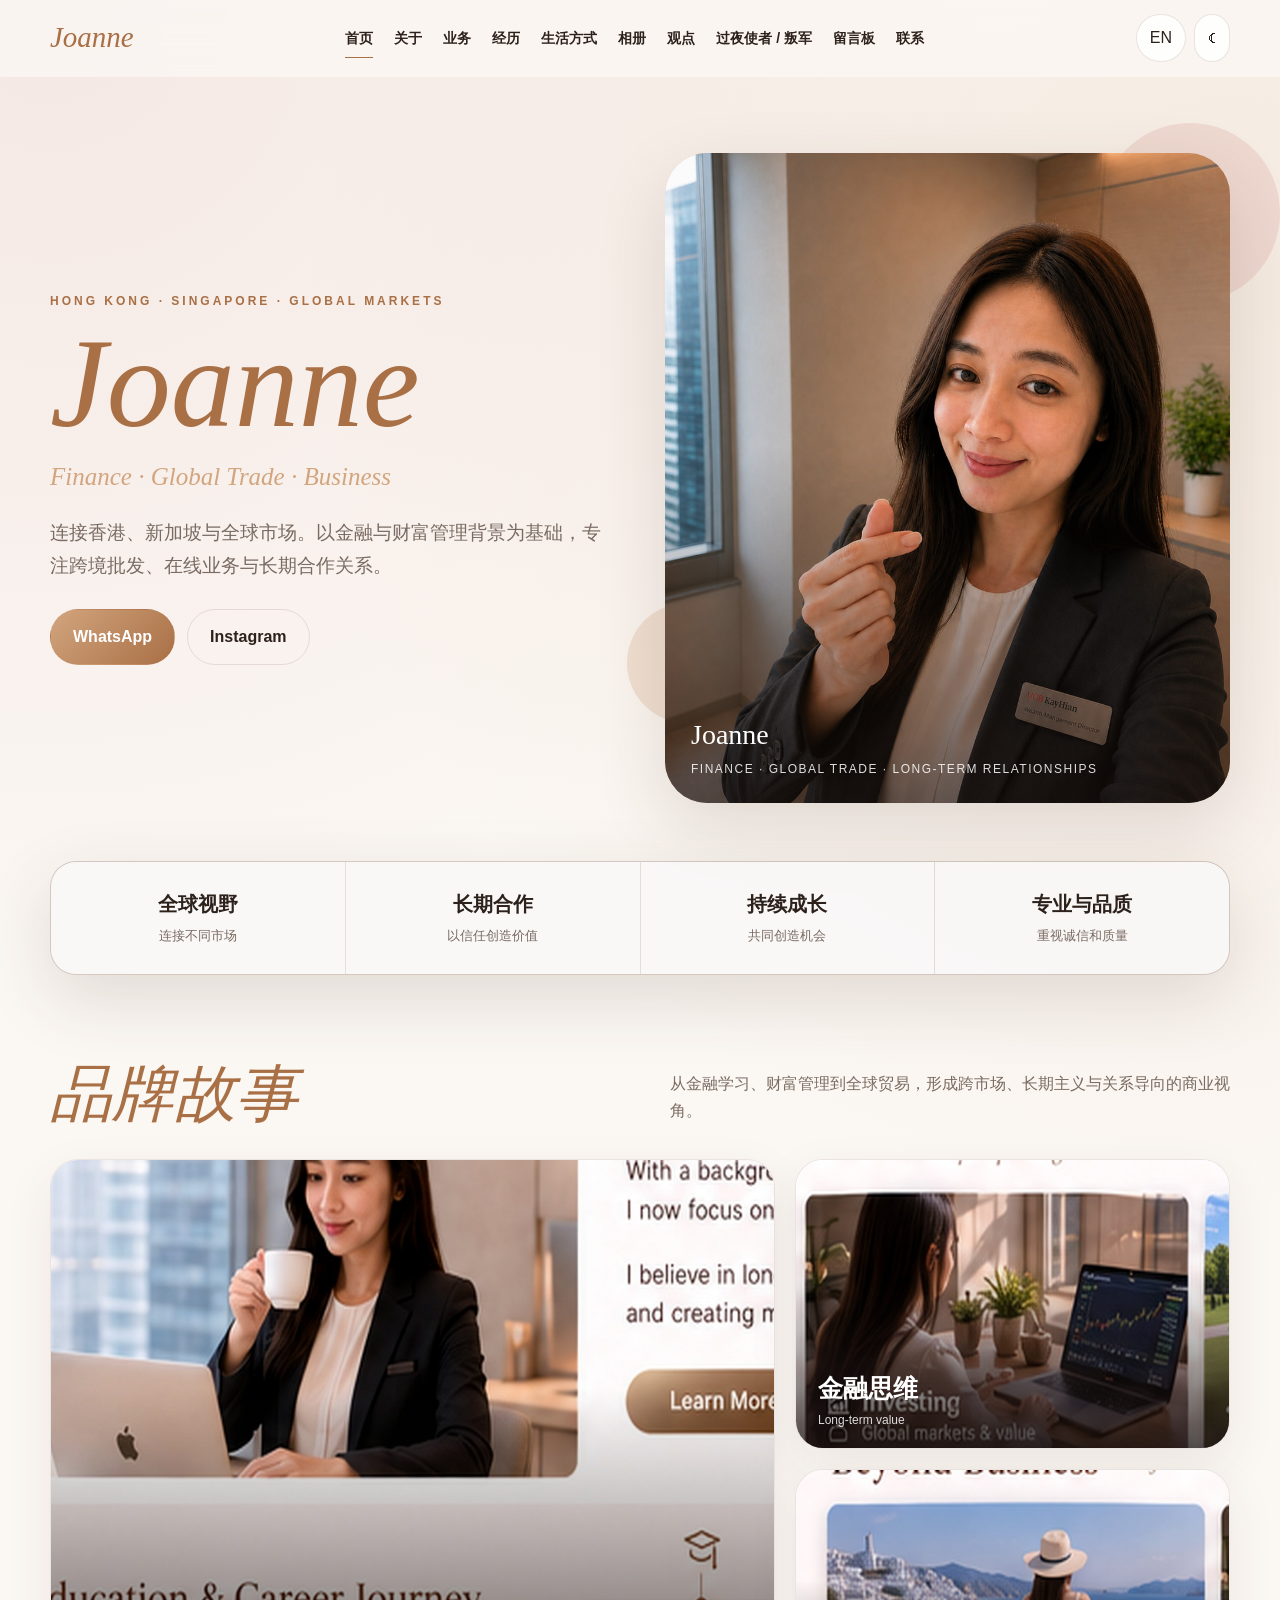
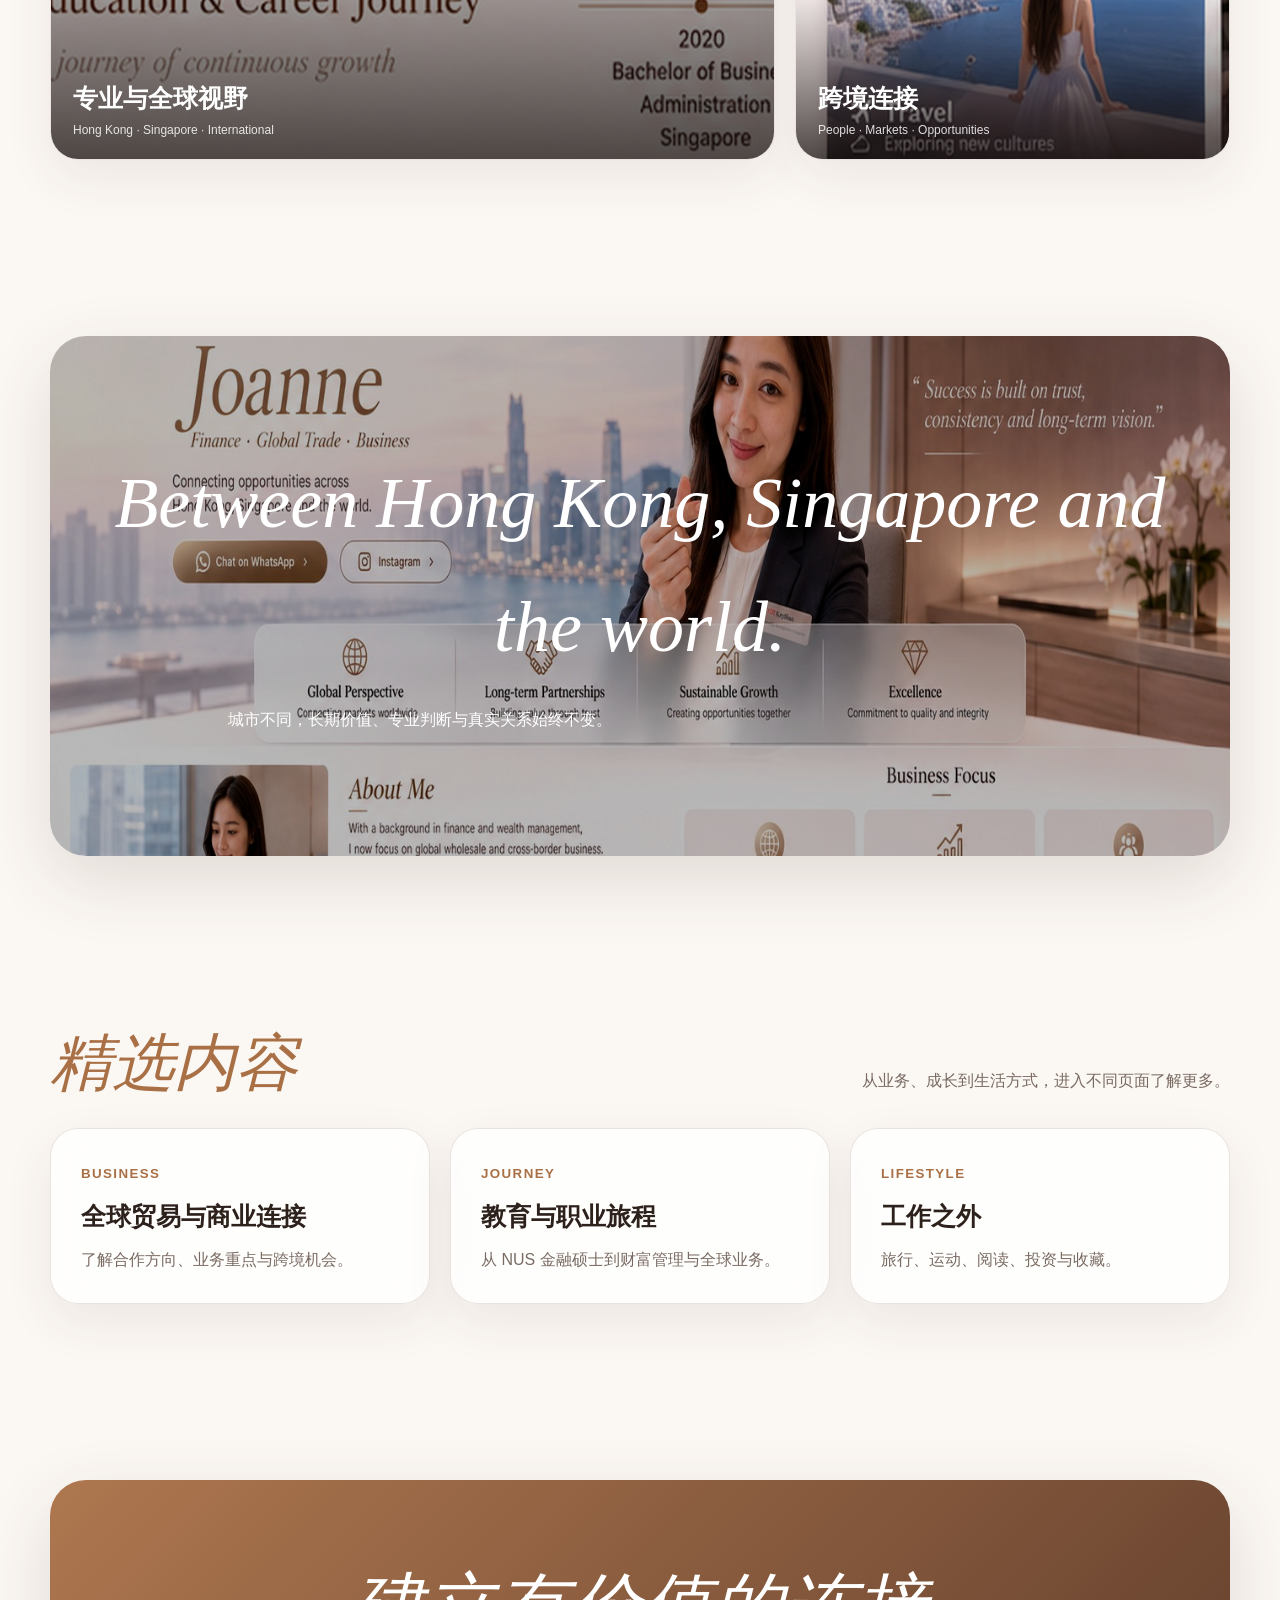
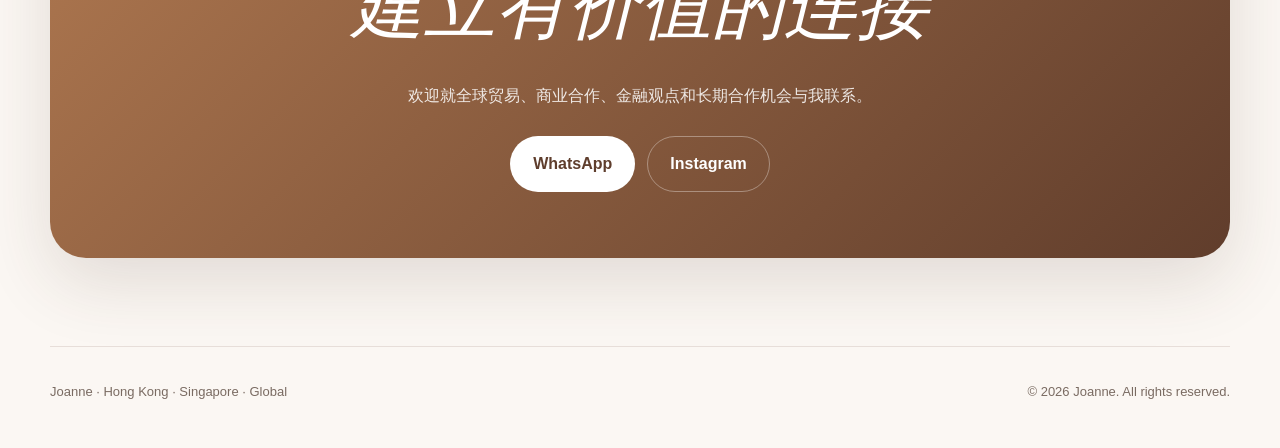
<file: index.html>
<!doctype html><html lang="zh-CN" data-theme="light"><head><meta charset="utf-8"><meta name="viewport" content="width=device-width,initial-scale=1">
<meta name="description" content="Joanne personal brand website"><title>Joanne | Home</title>
<link rel="stylesheet" href="assets/css/style.css"></head><body>
<div class="loader"><div class="mark">Joanne</div></div>
<header class="site-header"><div class="shell header-inner">
<a class="logo" href="">Joanne</a><nav class="nav"><a class="active" href=""><span class="zh">首页</span><span class="en">Home</span></a><a class="" href="about/"><span class="zh">关于</span><span class="en">About</span></a><a class="" href="business/"><span class="zh">业务</span><span class="en">Business</span></a><a class="" href="journey/"><span class="zh">经历</span><span class="en">Journey</span></a><a class="" href="lifestyle/"><span class="zh">生活方式</span><span class="en">Lifestyle</span></a><a class="" href="gallery/"><span class="zh">相册</span><span class="en">Gallery</span></a><a class="" href="journal/"><span class="zh">观点</span><span class="en">Journal</span></a><a href="overnight/"><span class="zh">过夜使者 / 叛军</span><span class="en">Overnight Rebels</span></a><a href="guestbook/"><span class="zh">留言板</span><span class="en">Guestbook</span></a><a class="" href="contact/"><span class="zh">联系</span><span class="en">Contact</span></a></nav>
<div class="tools"><button class="tool" data-lang-toggle>EN</button><button class="tool" data-theme-toggle>☾</button></div>
</div></header>
<main><div class="shell">
<section class="hero reveal">
<div><div class="eyebrow">Hong Kong · Singapore · Global Markets</div><h1>Joanne</h1><div class="kicker">Finance · Global Trade · Business</div>
<p class="lead zh">连接香港、新加坡与全球市场。以金融与财富管理背景为基础，专注跨境批发、在线业务与长期合作关系。</p>
<p class="lead en">Connecting Hong Kong, Singapore and global markets. Building on a background in finance and wealth management, with a focus on cross-border wholesale, online business and long-term partnerships.</p>
<div class="actions"><a class="btn primary" href="https://wa.me/6586436037?text=Hello%20Joanne%2C%20I%20found%20your%20personal%20website%20and%20would%20like%20to%20connect%20with%20you." target="_blank">WhatsApp</a><a class="btn" href="https://www.instagram.com/xovilkikum/" target="_blank">Instagram</a></div></div>
<div class="hero-media"><div class="orb a"></div><div class="orb b"></div><div class="hero-photo"><img src="assets/images/profile-original.jpg"><div class="caption"><b>Joanne</b><span>Finance · Global Trade · Long-term Relationships</span></div></div></div>
</section>
<div class="stats reveal"><div class="stat"><b class="zh">全球视野</b><b class="en">Global Perspective</b><span class="zh">连接不同市场</span><span class="en">Connecting markets</span></div><div class="stat"><b class="zh">长期合作</b><b class="en">Long-term Partnerships</b><span class="zh">以信任创造价值</span><span class="en">Value built on trust</span></div><div class="stat"><b class="zh">持续成长</b><b class="en">Sustainable Growth</b><span class="zh">共同创造机会</span><span class="en">Creating opportunities</span></div><div class="stat"><b class="zh">专业与品质</b><b class="en">Excellence</b><span class="zh">重视诚信和质量</span><span class="en">Quality and integrity</span></div></div>

<section class="reveal"><div class="section-head"><h2 class="zh">品牌故事</h2><h2 class="en">Brand Story</h2><p class="zh">从金融学习、财富管理到全球贸易，形成跨市场、长期主义与关系导向的商业视角。</p><p class="en">From financial education and wealth management to global trade, shaping a cross-market, long-term and relationship-driven business perspective.</p></div>
<div class="editorial"><div class="panel editorial-main"><img src="assets/images/business-1.jpg"><div class="tile-label"><b class="zh">专业与全球视野</b><b class="en">Professional & Global</b><span>Hong Kong · Singapore · International</span></div></div><div class="editorial-side"><div class="panel tile"><img src="assets/images/investing-1.jpg"><div class="tile-label"><b class="zh">金融思维</b><b class="en">Financial Thinking</b><span>Long-term value</span></div></div><div class="panel tile"><img src="assets/images/travel-1.jpg"><div class="tile-label"><b class="zh">跨境连接</b><b class="en">Cross-border Connections</b><span>People · Markets · Opportunities</span></div></div></div></div></section>

<section class="reveal"><div class="full-bleed"><img src="assets/images/hero-city.jpg"><div class="full-copy"><div><h2>Between Hong Kong, Singapore and the world.</h2><p class="zh">城市不同，长期价值、专业判断与真实关系始终不变。</p><p class="en">Across different cities, long-term value, professional judgment and meaningful relationships remain constant.</p></div></div></div></section>

<section class="reveal"><div class="section-head"><h2 class="zh">精选内容</h2><h2 class="en">Selected Stories</h2><p class="zh">从业务、成长到生活方式，进入不同页面了解更多。</p><p class="en">Explore business, growth and lifestyle across the website.</p></div>
<div class="grid3"><a class="panel card" href="business/"><small>Business</small><h3 class="zh">全球贸易与商业连接</h3><h3 class="en">Global Trade & Business Connections</h3><p class="zh">了解合作方向、业务重点与跨境机会。</p><p class="en">Explore collaboration, business focus and cross-border opportunities.</p></a>
<a class="panel card" href="journey/"><small>Journey</small><h3 class="zh">教育与职业旅程</h3><h3 class="en">Education & Career Journey</h3><p class="zh">从 NUS 金融硕士到财富管理与全球业务。</p><p class="en">From a Master of Finance at NUS to wealth management and global business.</p></a>
<a class="panel card" href="lifestyle/"><small>Lifestyle</small><h3 class="zh">工作之外</h3><h3 class="en">Beyond Business</h3><p class="zh">旅行、运动、阅读、投资与收藏。</p><p class="en">Travel, sports, reading, investing and collecting.</p></a></div></section>

<section class="reveal"><div class="contact"><h2 class="zh">建立有价值的连接</h2><h2 class="en">Let’s Connect</h2><p class="zh">欢迎就全球贸易、商业合作、金融观点和长期合作机会与我联系。</p><p class="en">Open to conversations about global trade, collaboration, financial perspectives and long-term partnerships.</p><div class="actions" style="justify-content:center"><a class="btn primary" href="https://wa.me/6586436037?text=Hello%20Joanne%2C%20I%20found%20your%20personal%20website%20and%20would%20like%20to%20connect%20with%20you." target="_blank">WhatsApp</a><a class="btn" href="https://www.instagram.com/xovilkikum/" target="_blank">Instagram</a></div></div></section>
</div></main>
<footer class="shell"><div>Joanne · Hong Kong · Singapore · Global</div><div>© 2026 Joanne. All rights reserved.</div></footer>
<div class="modal"><button>×</button><img alt="Preview"></div>
<script src="assets/js/site.js"></script></body></html>
</file>
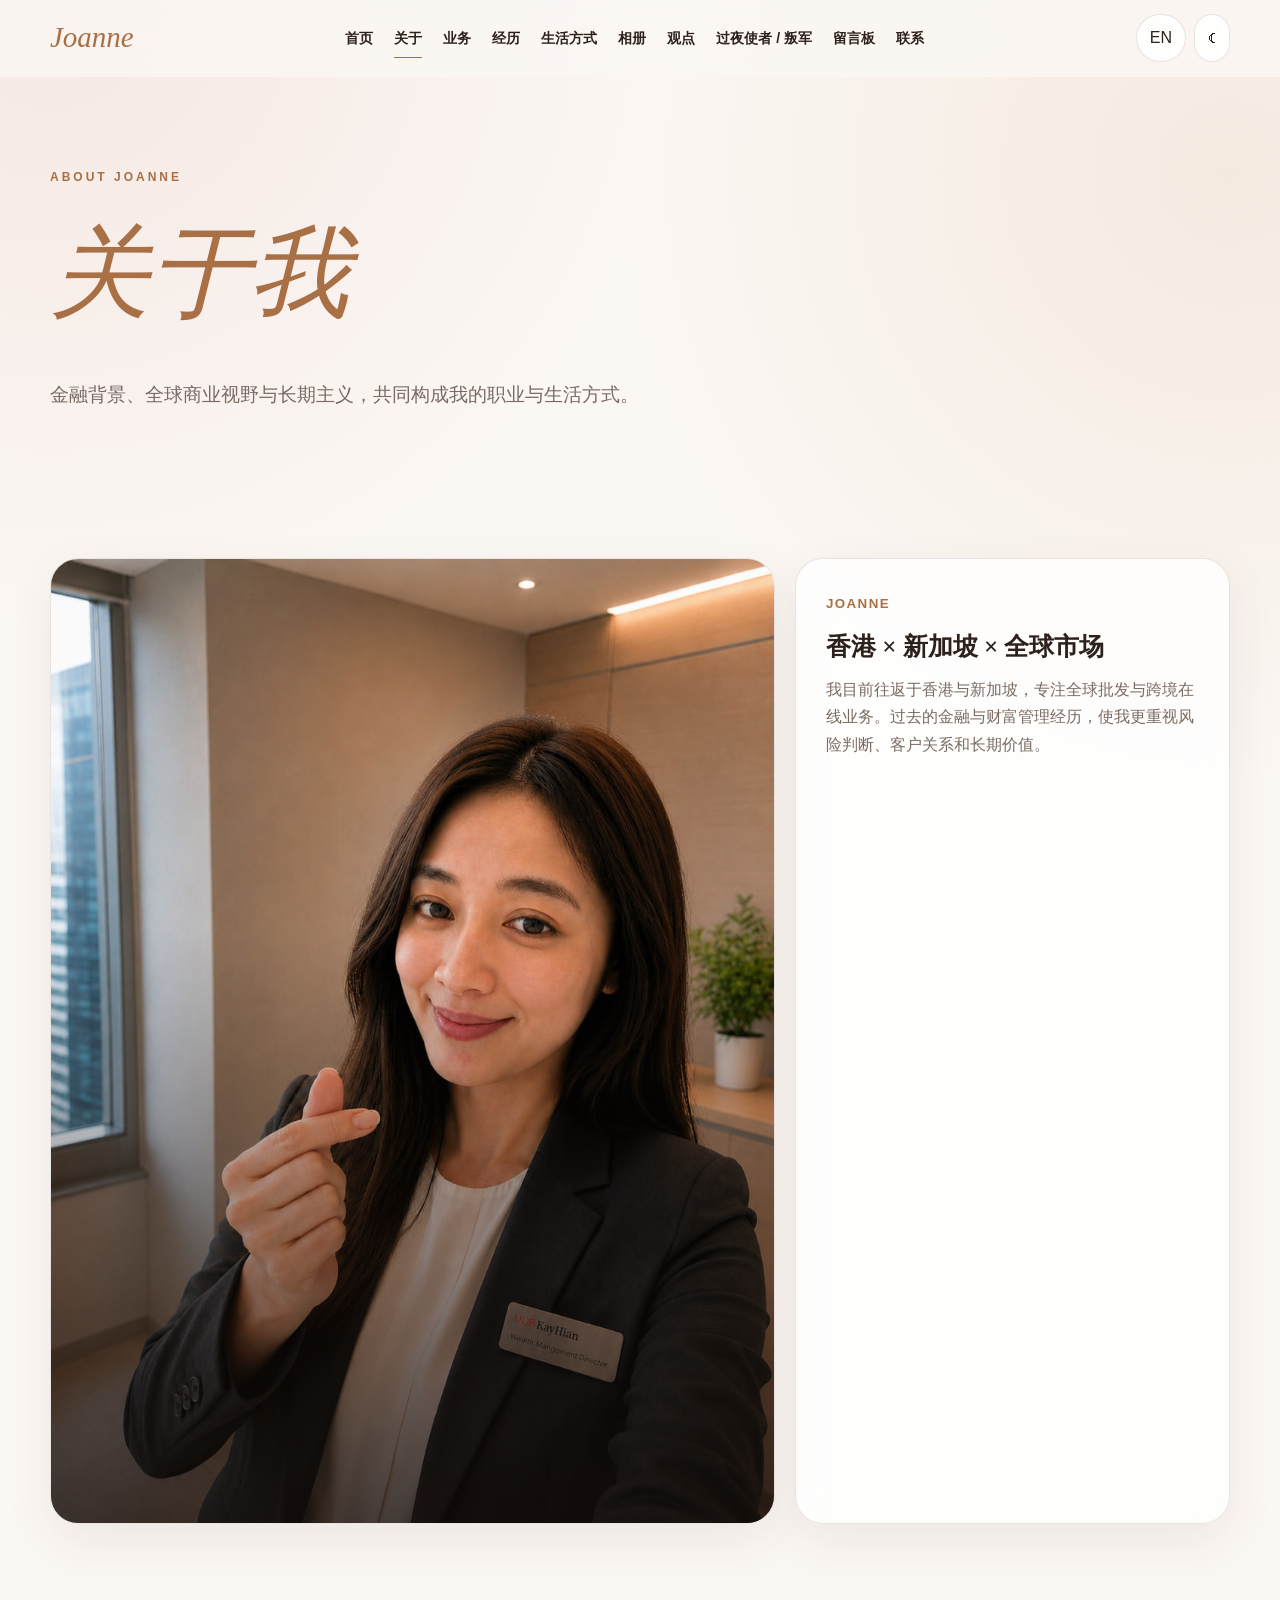
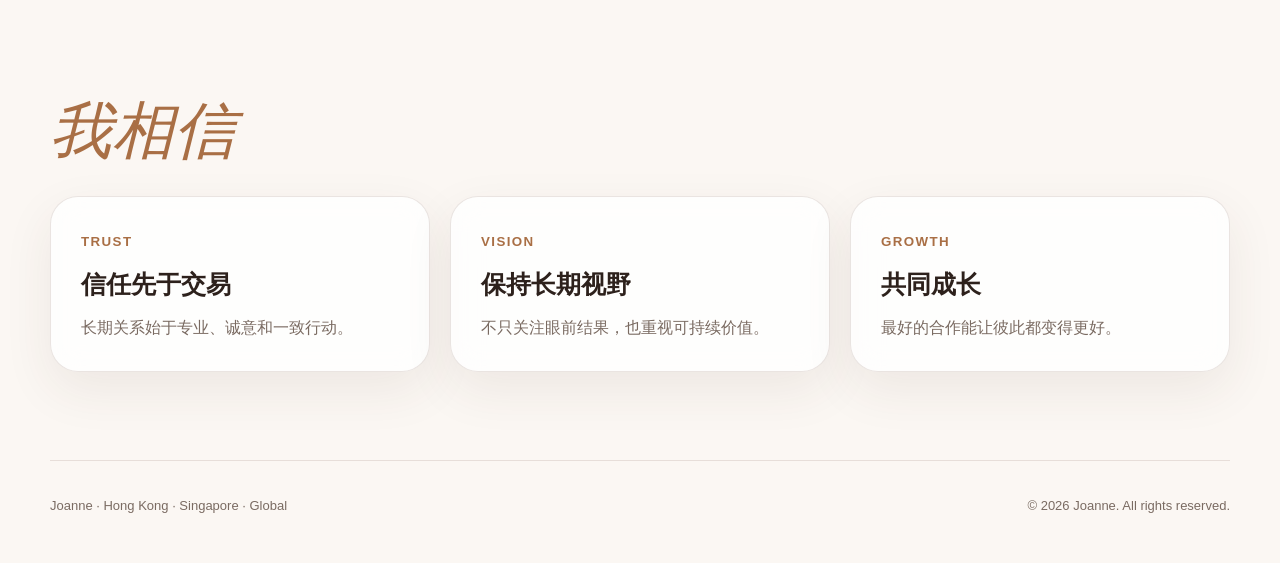
<file: about/index.html>
<!doctype html><html lang="zh-CN" data-theme="light"><head><meta charset="utf-8"><meta name="viewport" content="width=device-width,initial-scale=1">
<meta name="description" content="Joanne personal brand website"><title>Joanne | About</title>
<link rel="stylesheet" href="../assets/css/style.css"></head><body>
<div class="loader"><div class="mark">Joanne</div></div>
<header class="site-header"><div class="shell header-inner">
<a class="logo" href="../">Joanne</a><nav class="nav"><a class="" href="../"><span class="zh">首页</span><span class="en">Home</span></a><a class="active" href="../about/"><span class="zh">关于</span><span class="en">About</span></a><a class="" href="../business/"><span class="zh">业务</span><span class="en">Business</span></a><a class="" href="../journey/"><span class="zh">经历</span><span class="en">Journey</span></a><a class="" href="../lifestyle/"><span class="zh">生活方式</span><span class="en">Lifestyle</span></a><a class="" href="../gallery/"><span class="zh">相册</span><span class="en">Gallery</span></a><a class="" href="../journal/"><span class="zh">观点</span><span class="en">Journal</span></a><a href="../overnight/"><span class="zh">过夜使者 / 叛军</span><span class="en">Overnight Rebels</span></a><a href="../guestbook/"><span class="zh">留言板</span><span class="en">Guestbook</span></a><a class="" href="../contact/"><span class="zh">联系</span><span class="en">Contact</span></a></nav>
<div class="tools"><button class="tool" data-lang-toggle>EN</button><button class="tool" data-theme-toggle>☾</button></div>
</div></header>
<main><div class="shell">
<section class="page-hero reveal"><div class="eyebrow">About Joanne</div><h1 class="zh">关于我</h1><h1 class="en">About Me</h1><p class="zh">金融背景、全球商业视野与长期主义，共同构成我的职业与生活方式。</p><p class="en">A finance background, global business perspective and long-term thinking shape both my work and lifestyle.</p></section>
<section class="reveal"><div class="editorial"><div class="panel editorial-main"><img src="../assets/images/profile-original.jpg"></div><div class="panel card"><small>Joanne</small><h3 class="zh">香港 × 新加坡 × 全球市场</h3><h3 class="en">Hong Kong × Singapore × Global Markets</h3><p class="zh">我目前往返于香港与新加坡，专注全球批发与跨境在线业务。过去的金融与财富管理经历，使我更重视风险判断、客户关系和长期价值。</p><p class="en">I am currently based between Hong Kong and Singapore, focusing on global wholesale and cross-border online business. My experience in finance and wealth management shaped the way I approach risk, relationships and long-term value.</p></div></div></section>
<section class="reveal"><div class="section-head"><h2 class="zh">我相信</h2><h2 class="en">What I Believe</h2></div><div class="grid3"><div class="panel card"><small>Trust</small><h3 class="zh">信任先于交易</h3><h3 class="en">Trust Before Transactions</h3><p class="zh">长期关系始于专业、诚意和一致行动。</p><p class="en">Long-term relationships begin with professionalism, sincerity and consistency.</p></div><div class="panel card"><small>Vision</small><h3 class="zh">保持长期视野</h3><h3 class="en">Think Long Term</h3><p class="zh">不只关注眼前结果，也重视可持续价值。</p><p class="en">Looking beyond immediate results toward sustainable value.</p></div><div class="panel card"><small>Growth</small><h3 class="zh">共同成长</h3><h3 class="en">Grow Together</h3><p class="zh">最好的合作能让彼此都变得更好。</p><p class="en">The best partnerships help both sides become stronger.</p></div></div></section>
</div></main>
<footer class="shell"><div>Joanne · Hong Kong · Singapore · Global</div><div>© 2026 Joanne. All rights reserved.</div></footer>
<div class="modal"><button>×</button><img alt="Preview"></div>
<script src="../assets/js/site.js"></script></body></html>
</file>
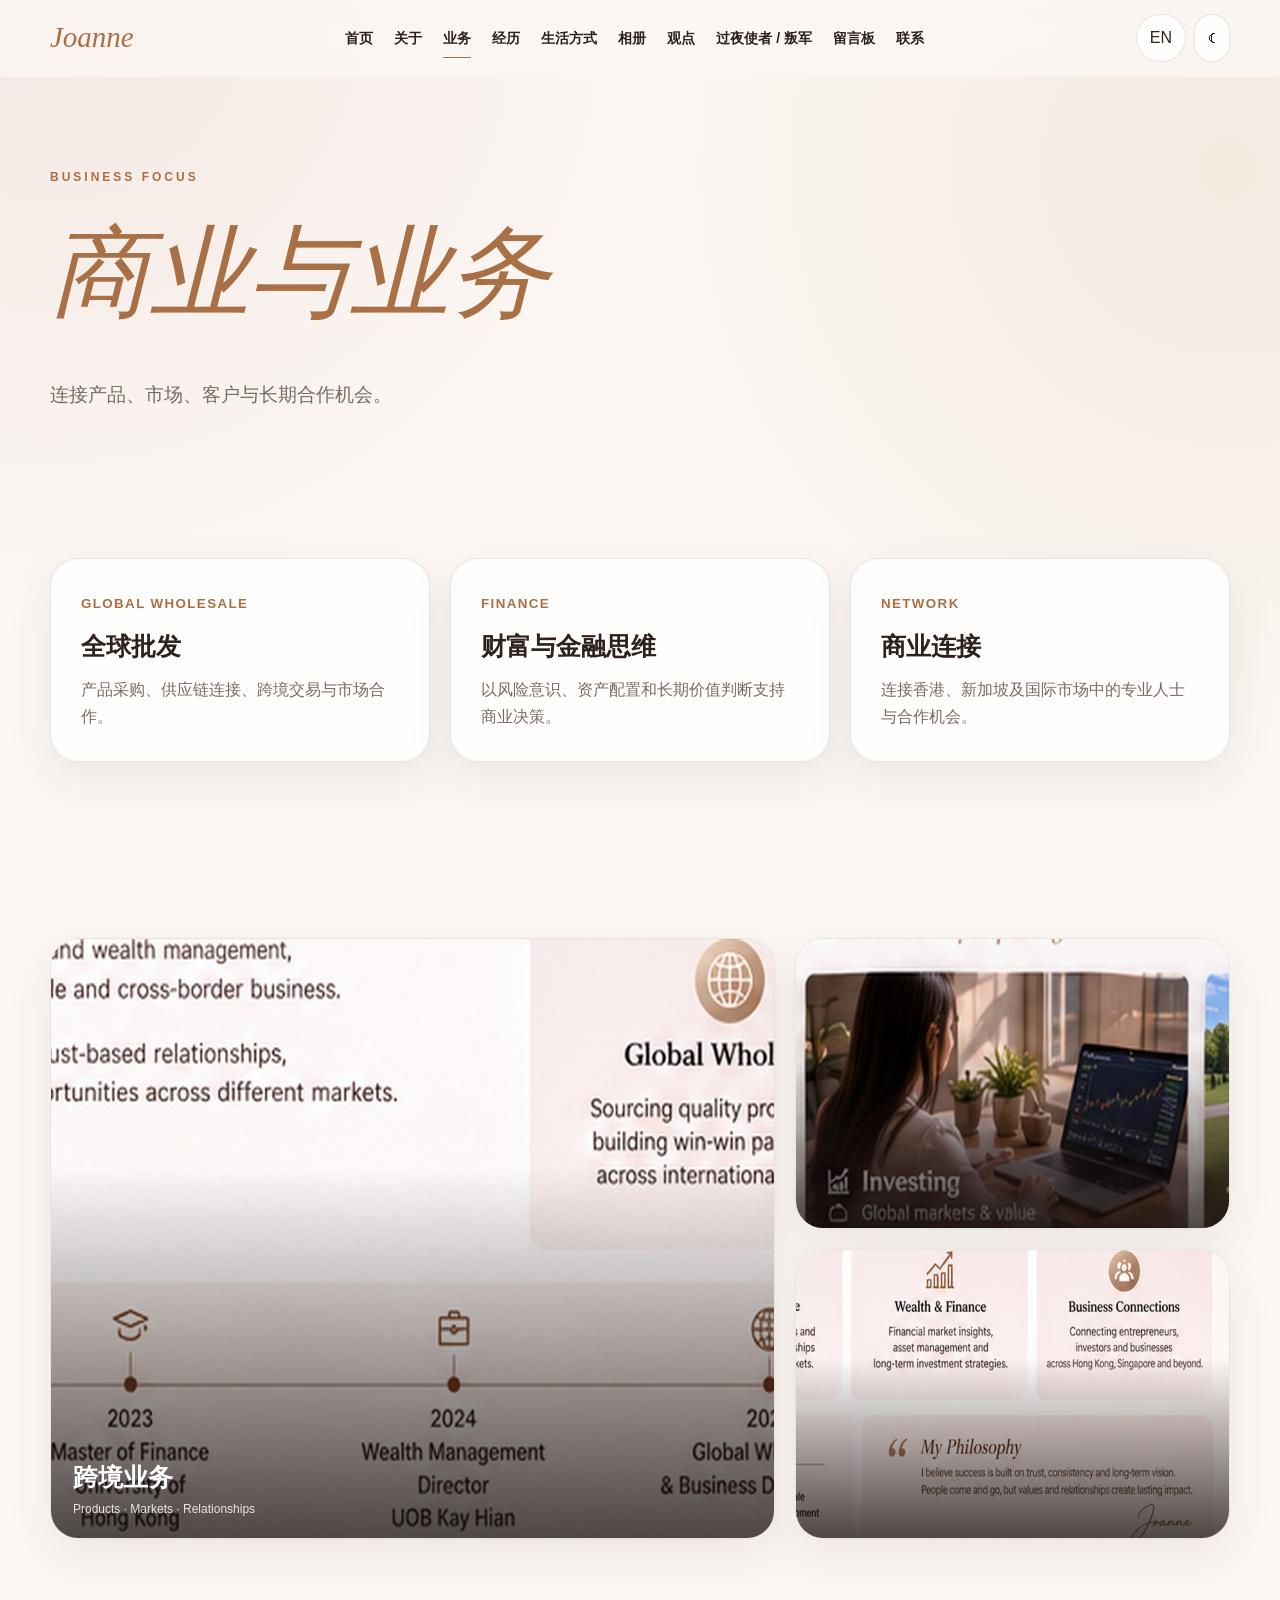
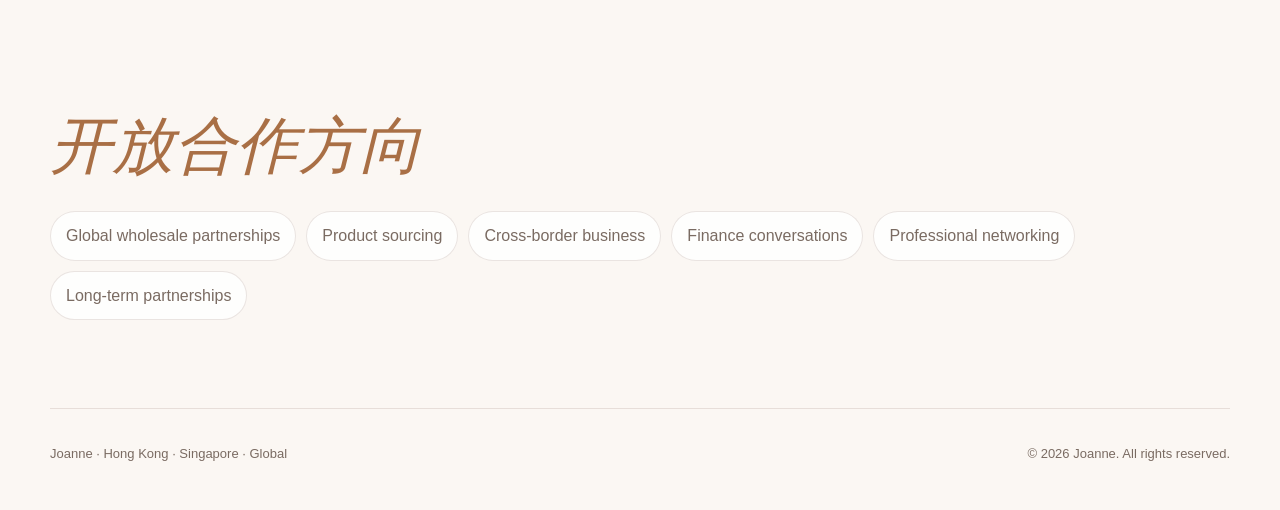
<file: business/index.html>
<!doctype html><html lang="zh-CN" data-theme="light"><head><meta charset="utf-8"><meta name="viewport" content="width=device-width,initial-scale=1">
<meta name="description" content="Joanne personal brand website"><title>Joanne | Business</title>
<link rel="stylesheet" href="../assets/css/style.css"></head><body>
<div class="loader"><div class="mark">Joanne</div></div>
<header class="site-header"><div class="shell header-inner">
<a class="logo" href="../">Joanne</a><nav class="nav"><a class="" href="../"><span class="zh">首页</span><span class="en">Home</span></a><a class="" href="../about/"><span class="zh">关于</span><span class="en">About</span></a><a class="active" href="../business/"><span class="zh">业务</span><span class="en">Business</span></a><a class="" href="../journey/"><span class="zh">经历</span><span class="en">Journey</span></a><a class="" href="../lifestyle/"><span class="zh">生活方式</span><span class="en">Lifestyle</span></a><a class="" href="../gallery/"><span class="zh">相册</span><span class="en">Gallery</span></a><a class="" href="../journal/"><span class="zh">观点</span><span class="en">Journal</span></a><a href="../overnight/"><span class="zh">过夜使者 / 叛军</span><span class="en">Overnight Rebels</span></a><a href="../guestbook/"><span class="zh">留言板</span><span class="en">Guestbook</span></a><a class="" href="../contact/"><span class="zh">联系</span><span class="en">Contact</span></a></nav>
<div class="tools"><button class="tool" data-lang-toggle>EN</button><button class="tool" data-theme-toggle>☾</button></div>
</div></header>
<main><div class="shell"><section class="page-hero reveal"><div class="eyebrow">Business Focus</div><h1 class="zh">商业与业务</h1><h1 class="en">Business</h1><p class="zh">连接产品、市场、客户与长期合作机会。</p><p class="en">Connecting products, markets, clients and long-term partnership opportunities.</p></section>
<section class="reveal"><div class="grid3"><div class="panel card"><small>Global Wholesale</small><h3 class="zh">全球批发</h3><h3 class="en">Global Wholesale</h3><p class="zh">产品采购、供应链连接、跨境交易与市场合作。</p><p class="en">Product sourcing, supply-chain connections, cross-border trade and market collaboration.</p></div><div class="panel card"><small>Finance</small><h3 class="zh">财富与金融思维</h3><h3 class="en">Wealth & Financial Thinking</h3><p class="zh">以风险意识、资产配置和长期价值判断支持商业决策。</p><p class="en">Supporting business decisions with risk awareness, allocation and long-term value thinking.</p></div><div class="panel card"><small>Network</small><h3 class="zh">商业连接</h3><h3 class="en">Business Connections</h3><p class="zh">连接香港、新加坡及国际市场中的专业人士与合作机会。</p><p class="en">Connecting professionals and partnership opportunities across Hong Kong, Singapore and international markets.</p></div></div></section>
<section class="reveal"><div class="editorial"><div class="panel editorial-main"><img src="../assets/images/business-2.jpg"><div class="tile-label"><b class="zh">跨境业务</b><b class="en">Cross-border Business</b><span>Products · Markets · Relationships</span></div></div><div class="editorial-side"><div class="panel tile"><img src="../assets/images/investing-1-detail.jpg"></div><div class="panel tile"><img src="../assets/images/business-3.jpg"></div></div></div></section>
<section class="reveal"><div class="section-head"><h2 class="zh">开放合作方向</h2><h2 class="en">Open to Collaboration</h2></div><div class="tags"><span class="tag">Global wholesale partnerships</span><span class="tag">Product sourcing</span><span class="tag">Cross-border business</span><span class="tag">Finance conversations</span><span class="tag">Professional networking</span><span class="tag">Long-term partnerships</span></div></section></div></main>
<footer class="shell"><div>Joanne · Hong Kong · Singapore · Global</div><div>© 2026 Joanne. All rights reserved.</div></footer>
<div class="modal"><button>×</button><img alt="Preview"></div>
<script src="../assets/js/site.js"></script></body></html>
</file>
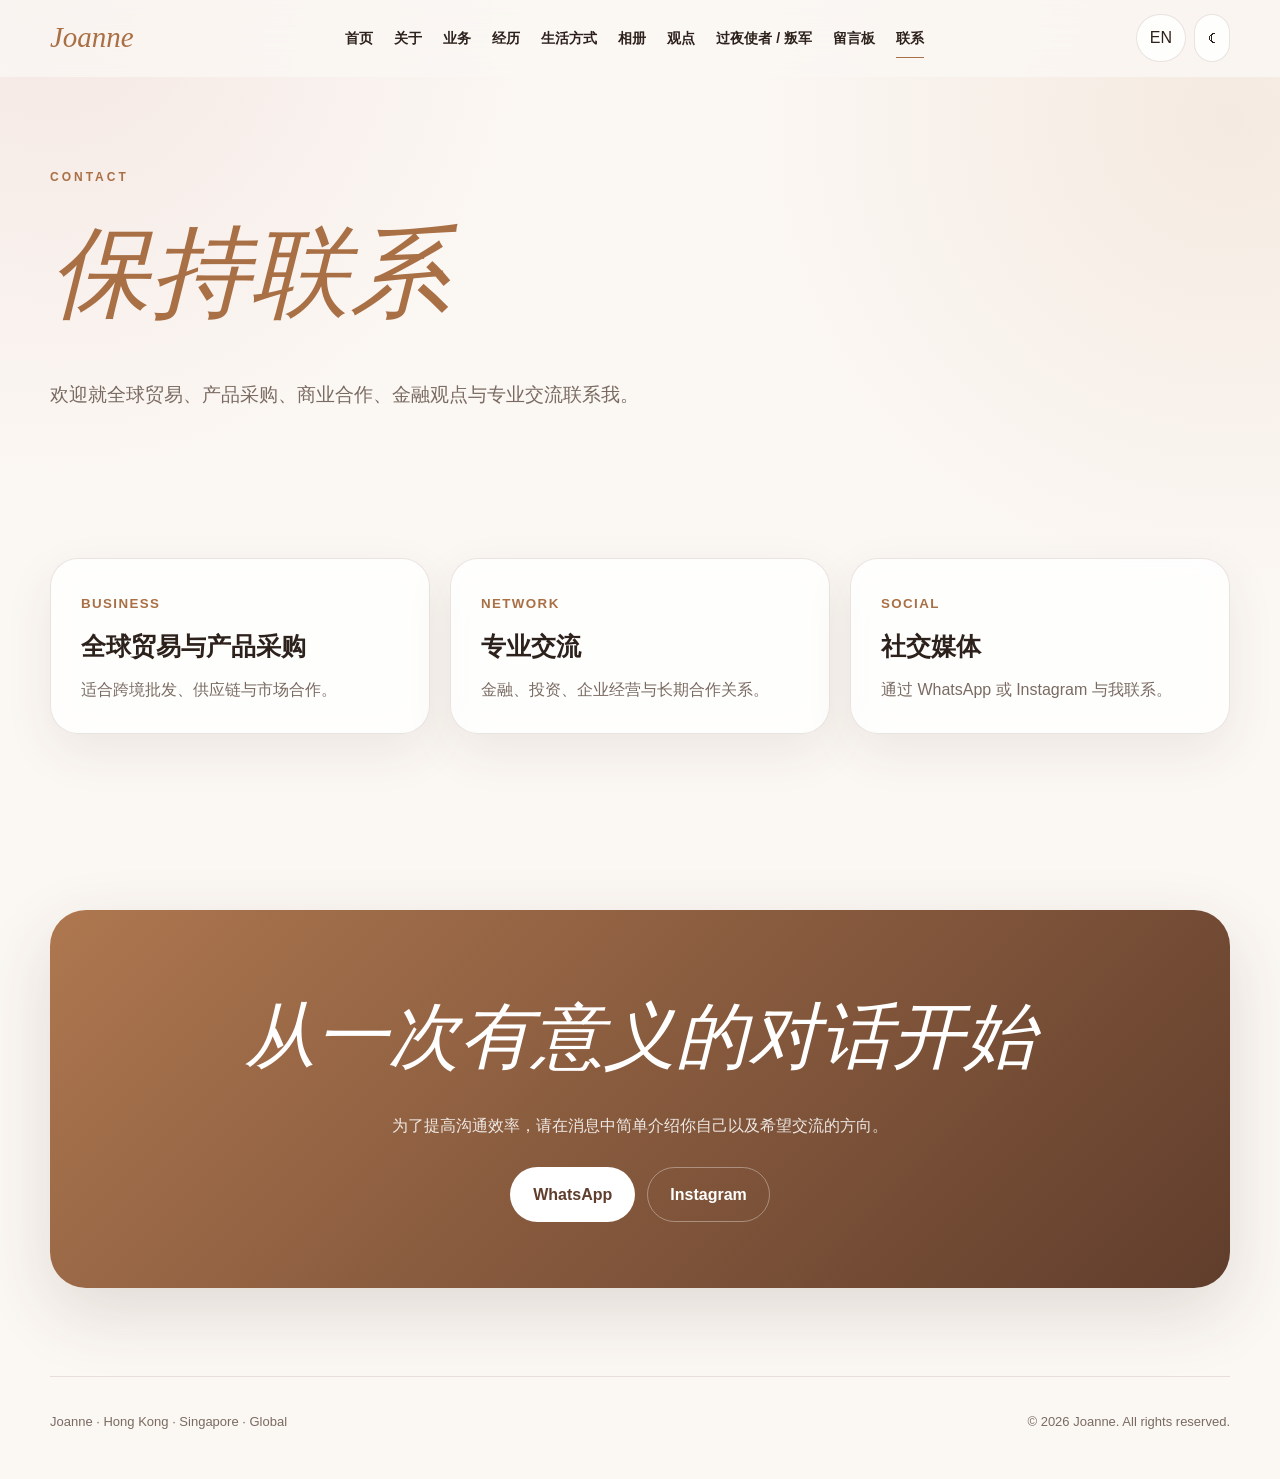
<file: contact/index.html>
<!doctype html><html lang="zh-CN" data-theme="light"><head><meta charset="utf-8"><meta name="viewport" content="width=device-width,initial-scale=1">
<meta name="description" content="Joanne personal brand website"><title>Joanne | Contact</title>
<link rel="stylesheet" href="../assets/css/style.css"></head><body>
<div class="loader"><div class="mark">Joanne</div></div>
<header class="site-header"><div class="shell header-inner">
<a class="logo" href="../">Joanne</a><nav class="nav"><a class="" href="../"><span class="zh">首页</span><span class="en">Home</span></a><a class="" href="../about/"><span class="zh">关于</span><span class="en">About</span></a><a class="" href="../business/"><span class="zh">业务</span><span class="en">Business</span></a><a class="" href="../journey/"><span class="zh">经历</span><span class="en">Journey</span></a><a class="" href="../lifestyle/"><span class="zh">生活方式</span><span class="en">Lifestyle</span></a><a class="" href="../gallery/"><span class="zh">相册</span><span class="en">Gallery</span></a><a class="" href="../journal/"><span class="zh">观点</span><span class="en">Journal</span></a><a href="../overnight/"><span class="zh">过夜使者 / 叛军</span><span class="en">Overnight Rebels</span></a><a href="../guestbook/"><span class="zh">留言板</span><span class="en">Guestbook</span></a><a class="active" href="../contact/"><span class="zh">联系</span><span class="en">Contact</span></a></nav>
<div class="tools"><button class="tool" data-lang-toggle>EN</button><button class="tool" data-theme-toggle>☾</button></div>
</div></header>
<main><div class="shell"><section class="page-hero reveal"><div class="eyebrow">Contact</div><h1 class="zh">保持联系</h1><h1 class="en">Let’s Connect</h1><p class="zh">欢迎就全球贸易、产品采购、商业合作、金融观点与专业交流联系我。</p><p class="en">Open to conversations about global trade, product sourcing, business collaboration, finance and professional networking.</p></section>
<section class="reveal"><div class="grid3"><div class="panel card"><small>Business</small><h3 class="zh">全球贸易与产品采购</h3><h3 class="en">Global Trade & Product Sourcing</h3><p class="zh">适合跨境批发、供应链与市场合作。</p><p class="en">For cross-border wholesale, supply chains and market collaboration.</p></div><div class="panel card"><small>Network</small><h3 class="zh">专业交流</h3><h3 class="en">Professional Networking</h3><p class="zh">金融、投资、企业经营与长期合作关系。</p><p class="en">Finance, investing, entrepreneurship and long-term professional relationships.</p></div><div class="panel card"><small>Social</small><h3 class="zh">社交媒体</h3><h3 class="en">Social Media</h3><p class="zh">通过 WhatsApp 或 Instagram 与我联系。</p><p class="en">Connect through WhatsApp or Instagram.</p></div></div></section>
<section class="reveal"><div class="contact"><h2 class="zh">从一次有意义的对话开始</h2><h2 class="en">Start with a Meaningful Conversation</h2><p class="zh">为了提高沟通效率，请在消息中简单介绍你自己以及希望交流的方向。</p><p class="en">For a more meaningful conversation, please briefly introduce yourself and the topic you would like to discuss.</p><div class="actions" style="justify-content:center"><a class="btn primary" href="https://wa.me/6586436037?text=Hello%20Joanne%2C%20I%20found%20your%20personal%20website%20and%20would%20like%20to%20connect%20with%20you." target="_blank">WhatsApp</a><a class="btn" href="https://www.instagram.com/xovilkikum/" target="_blank">Instagram</a></div></div></section></div></main>
<footer class="shell"><div>Joanne · Hong Kong · Singapore · Global</div><div>© 2026 Joanne. All rights reserved.</div></footer>
<div class="modal"><button>×</button><img alt="Preview"></div>
<script src="../assets/js/site.js"></script></body></html>
</file>
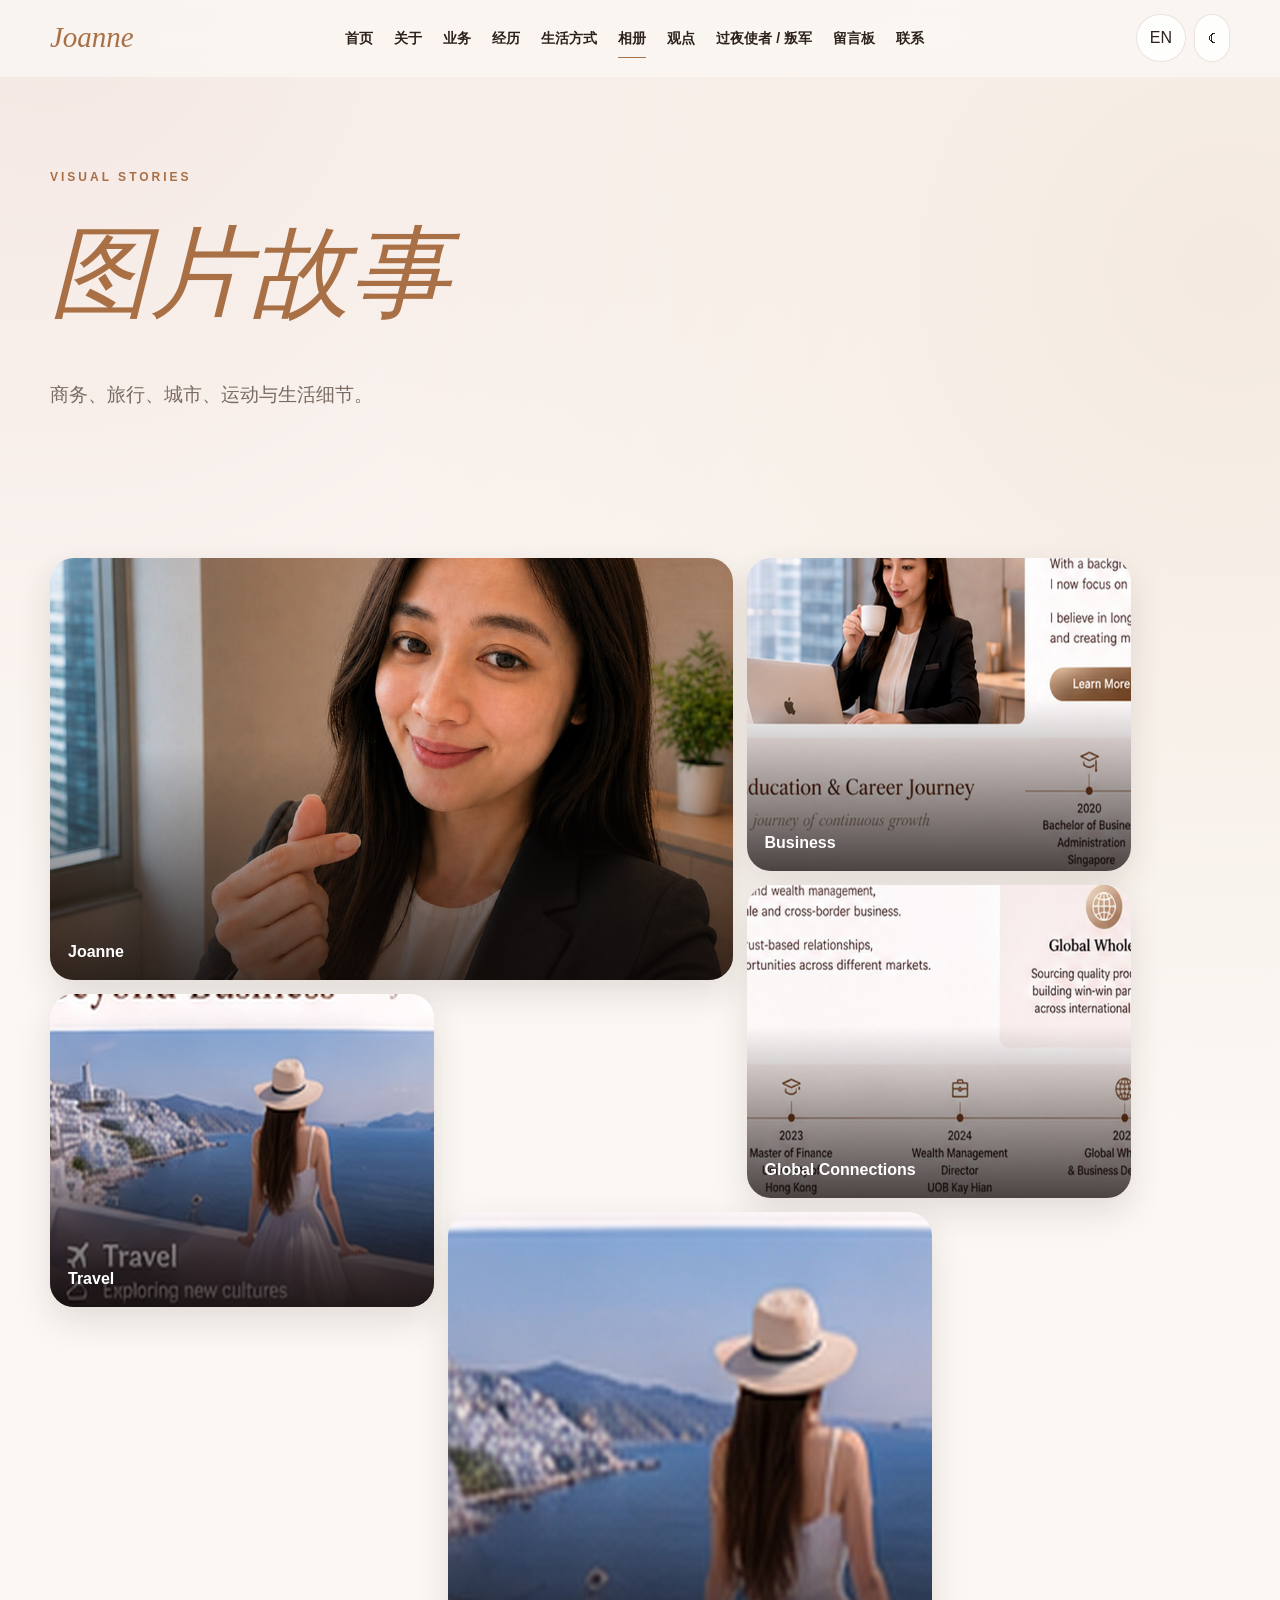
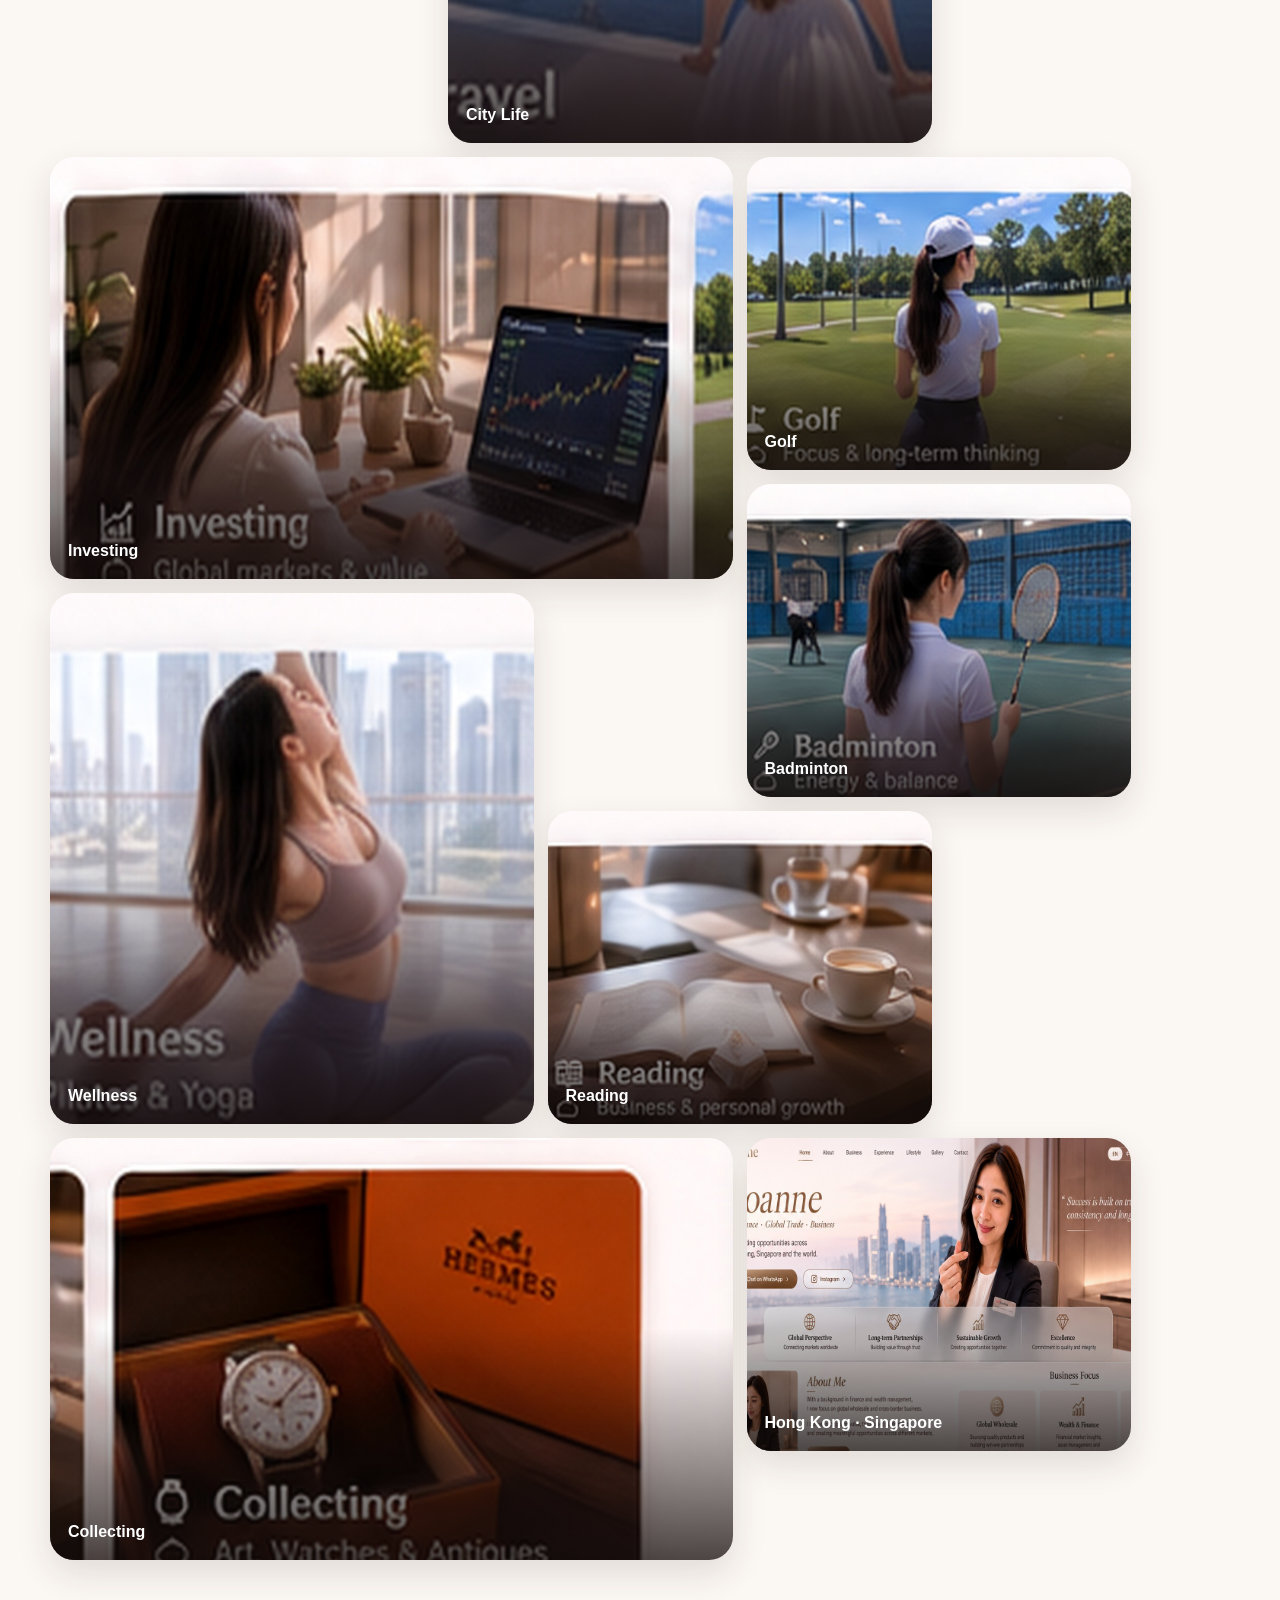
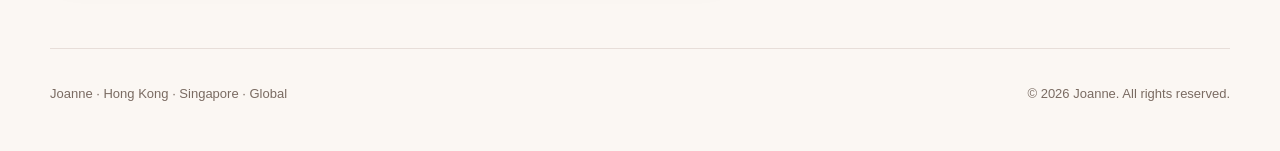
<file: gallery/index.html>
<!doctype html><html lang="zh-CN" data-theme="light"><head><meta charset="utf-8"><meta name="viewport" content="width=device-width,initial-scale=1">
<meta name="description" content="Joanne personal brand website"><title>Joanne | Gallery</title>
<link rel="stylesheet" href="../assets/css/style.css"></head><body>
<div class="loader"><div class="mark">Joanne</div></div>
<header class="site-header"><div class="shell header-inner">
<a class="logo" href="../">Joanne</a><nav class="nav"><a class="" href="../"><span class="zh">首页</span><span class="en">Home</span></a><a class="" href="../about/"><span class="zh">关于</span><span class="en">About</span></a><a class="" href="../business/"><span class="zh">业务</span><span class="en">Business</span></a><a class="" href="../journey/"><span class="zh">经历</span><span class="en">Journey</span></a><a class="" href="../lifestyle/"><span class="zh">生活方式</span><span class="en">Lifestyle</span></a><a class="active" href="../gallery/"><span class="zh">相册</span><span class="en">Gallery</span></a><a class="" href="../journal/"><span class="zh">观点</span><span class="en">Journal</span></a><a href="../overnight/"><span class="zh">过夜使者 / 叛军</span><span class="en">Overnight Rebels</span></a><a href="../guestbook/"><span class="zh">留言板</span><span class="en">Guestbook</span></a><a class="" href="../contact/"><span class="zh">联系</span><span class="en">Contact</span></a></nav>
<div class="tools"><button class="tool" data-lang-toggle>EN</button><button class="tool" data-theme-toggle>☾</button></div>
</div></header><main><div class="shell"><section class="page-hero reveal"><div class="eyebrow">Visual Stories</div><h1 class="zh">图片故事</h1><h1 class="en">Gallery</h1><p class="zh">商务、旅行、城市、运动与生活细节。</p><p class="en">Business, travel, cities, sports and everyday details.</p></section><section class="reveal"><div class="mosaic"><figure class="wide" data-lightbox="../assets/images/profile-original.jpg"><img src="../assets/images/profile-original.jpg"><figcaption>Joanne</figcaption></figure><figure class="small" data-lightbox="../assets/images/business-1.jpg"><img src="../assets/images/business-1.jpg"><figcaption>Business</figcaption></figure><figure class="small" data-lightbox="../assets/images/business-2.jpg"><img src="../assets/images/business-2.jpg"><figcaption>Global Connections</figcaption></figure><figure class="small" data-lightbox="../assets/images/travel-1.jpg"><img src="../assets/images/travel-1.jpg"><figcaption>Travel</figcaption></figure><figure class="tall" data-lightbox="../assets/images/travel-1-crop.jpg"><img src="../assets/images/travel-1-crop.jpg"><figcaption>City Life</figcaption></figure><figure class="wide" data-lightbox="../assets/images/investing-1.jpg"><img src="../assets/images/investing-1.jpg"><figcaption>Investing</figcaption></figure><figure class="small" data-lightbox="../assets/images/golf-1.jpg"><img src="../assets/images/golf-1.jpg"><figcaption>Golf</figcaption></figure><figure class="small" data-lightbox="../assets/images/badminton-1.jpg"><img src="../assets/images/badminton-1.jpg"><figcaption>Badminton</figcaption></figure><figure class="tall" data-lightbox="../assets/images/wellness-1.jpg"><img src="../assets/images/wellness-1.jpg"><figcaption>Wellness</figcaption></figure><figure class="small" data-lightbox="../assets/images/reading-1.jpg"><img src="../assets/images/reading-1.jpg"><figcaption>Reading</figcaption></figure><figure class="wide" data-lightbox="../assets/images/collecting-1.jpg"><img src="../assets/images/collecting-1.jpg"><figcaption>Collecting</figcaption></figure><figure class="small" data-lightbox="../assets/images/hero-city.jpg"><img src="../assets/images/hero-city.jpg"><figcaption>Hong Kong · Singapore</figcaption></figure></div></section></div></main><footer class="shell"><div>Joanne · Hong Kong · Singapore · Global</div><div>© 2026 Joanne. All rights reserved.</div></footer>
<div class="modal"><button>×</button><img alt="Preview"></div>
<script src="../assets/js/site.js"></script></body></html>
</file>
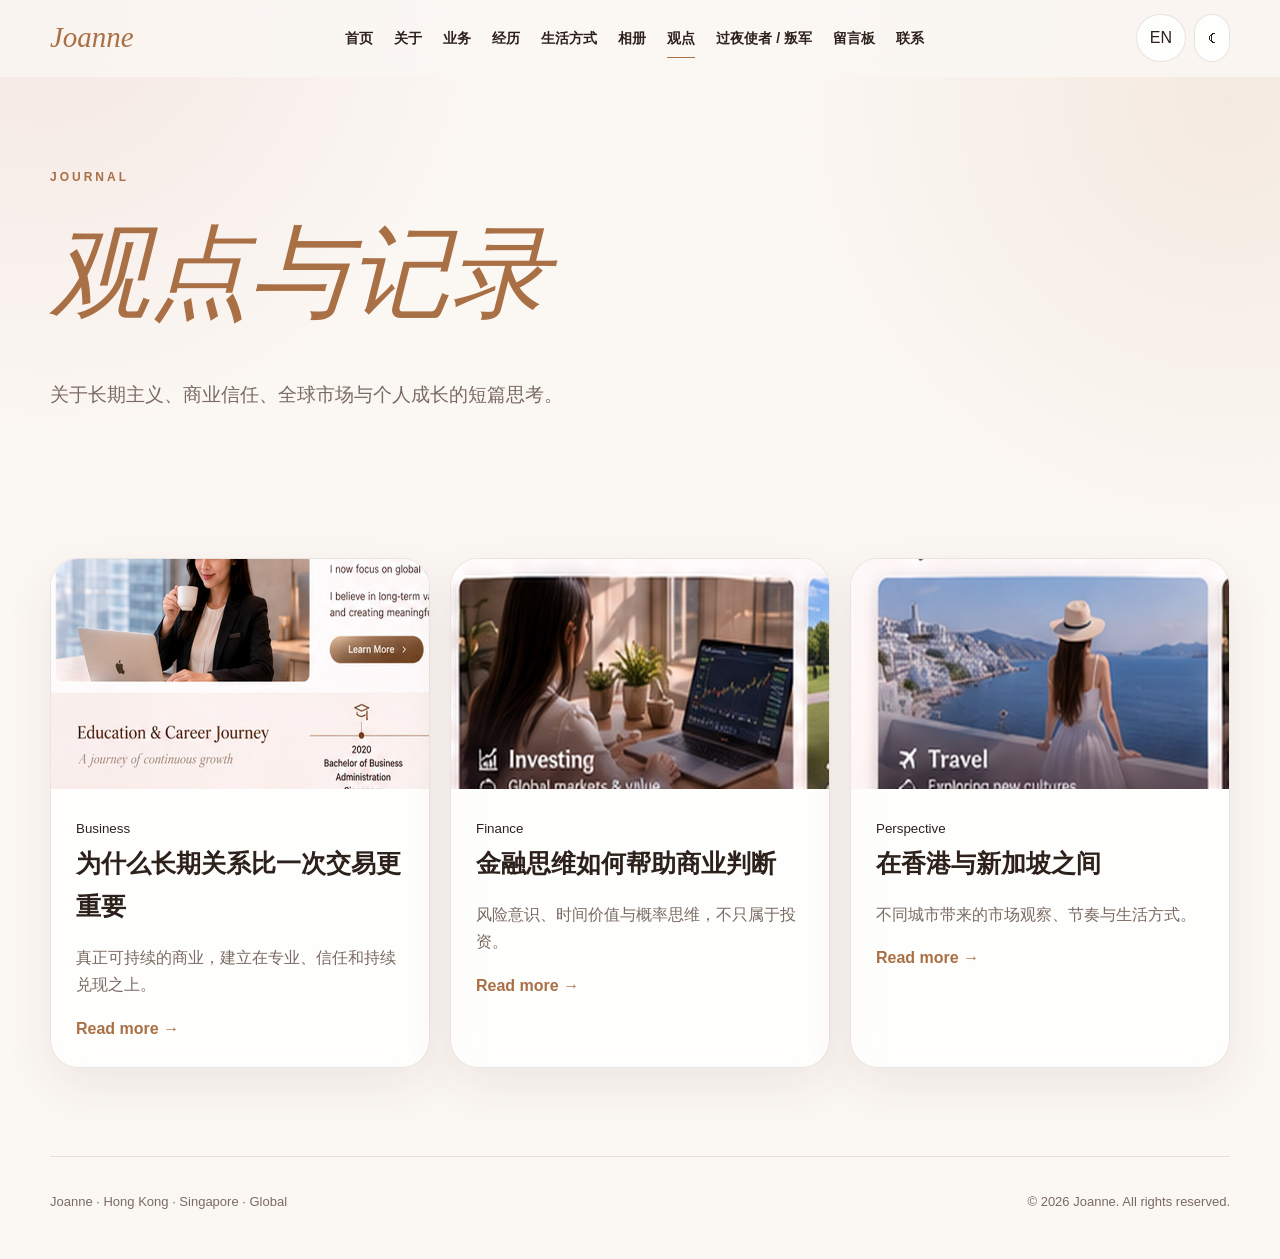
<file: journal/index.html>
<!doctype html><html lang="zh-CN" data-theme="light"><head><meta charset="utf-8"><meta name="viewport" content="width=device-width,initial-scale=1">
<meta name="description" content="Joanne personal brand website"><title>Joanne | Journal</title>
<link rel="stylesheet" href="../assets/css/style.css"></head><body>
<div class="loader"><div class="mark">Joanne</div></div>
<header class="site-header"><div class="shell header-inner">
<a class="logo" href="../">Joanne</a><nav class="nav"><a class="" href="../"><span class="zh">首页</span><span class="en">Home</span></a><a class="" href="../about/"><span class="zh">关于</span><span class="en">About</span></a><a class="" href="../business/"><span class="zh">业务</span><span class="en">Business</span></a><a class="" href="../journey/"><span class="zh">经历</span><span class="en">Journey</span></a><a class="" href="../lifestyle/"><span class="zh">生活方式</span><span class="en">Lifestyle</span></a><a class="" href="../gallery/"><span class="zh">相册</span><span class="en">Gallery</span></a><a class="active" href="../journal/"><span class="zh">观点</span><span class="en">Journal</span></a><a href="../overnight/"><span class="zh">过夜使者 / 叛军</span><span class="en">Overnight Rebels</span></a><a href="../guestbook/"><span class="zh">留言板</span><span class="en">Guestbook</span></a><a class="" href="../contact/"><span class="zh">联系</span><span class="en">Contact</span></a></nav>
<div class="tools"><button class="tool" data-lang-toggle>EN</button><button class="tool" data-theme-toggle>☾</button></div>
</div></header>
<main><div class="shell"><section class="page-hero reveal"><div class="eyebrow">Journal</div><h1 class="zh">观点与记录</h1><h1 class="en">Journal</h1><p class="zh">关于长期主义、商业信任、全球市场与个人成长的短篇思考。</p><p class="en">Short reflections on long-term thinking, trust in business, global markets and personal growth.</p></section>
<section class="reveal"><div class="journal-grid"><article class="panel post"><img src="../assets/images/business-1.jpg"><div class="post-copy"><small>Business</small><h3 class="zh">为什么长期关系比一次交易更重要</h3><h3 class="en">Why Long-term Relationships Matter More Than One Transaction</h3><p class="zh">真正可持续的商业，建立在专业、信任和持续兑现之上。</p><p class="en">Sustainable business is built on professionalism, trust and consistent delivery.</p><a href="#">Read more →</a></div></article>
<article class="panel post"><img src="../assets/images/investing-1.jpg"><div class="post-copy"><small>Finance</small><h3 class="zh">金融思维如何帮助商业判断</h3><h3 class="en">How Financial Thinking Improves Business Judgment</h3><p class="zh">风险意识、时间价值与概率思维，不只属于投资。</p><p class="en">Risk awareness, time value and probabilistic thinking extend beyond investing.</p><a href="#">Read more →</a></div></article>
<article class="panel post"><img src="../assets/images/travel-1.jpg"><div class="post-copy"><small>Perspective</small><h3 class="zh">在香港与新加坡之间</h3><h3 class="en">Between Hong Kong and Singapore</h3><p class="zh">不同城市带来的市场观察、节奏与生活方式。</p><p class="en">Different cities, different rhythms, and new ways of seeing markets and life.</p><a href="#">Read more →</a></div></article></div></section></div></main>
<footer class="shell"><div>Joanne · Hong Kong · Singapore · Global</div><div>© 2026 Joanne. All rights reserved.</div></footer>
<div class="modal"><button>×</button><img alt="Preview"></div>
<script src="../assets/js/site.js"></script></body></html>
</file>
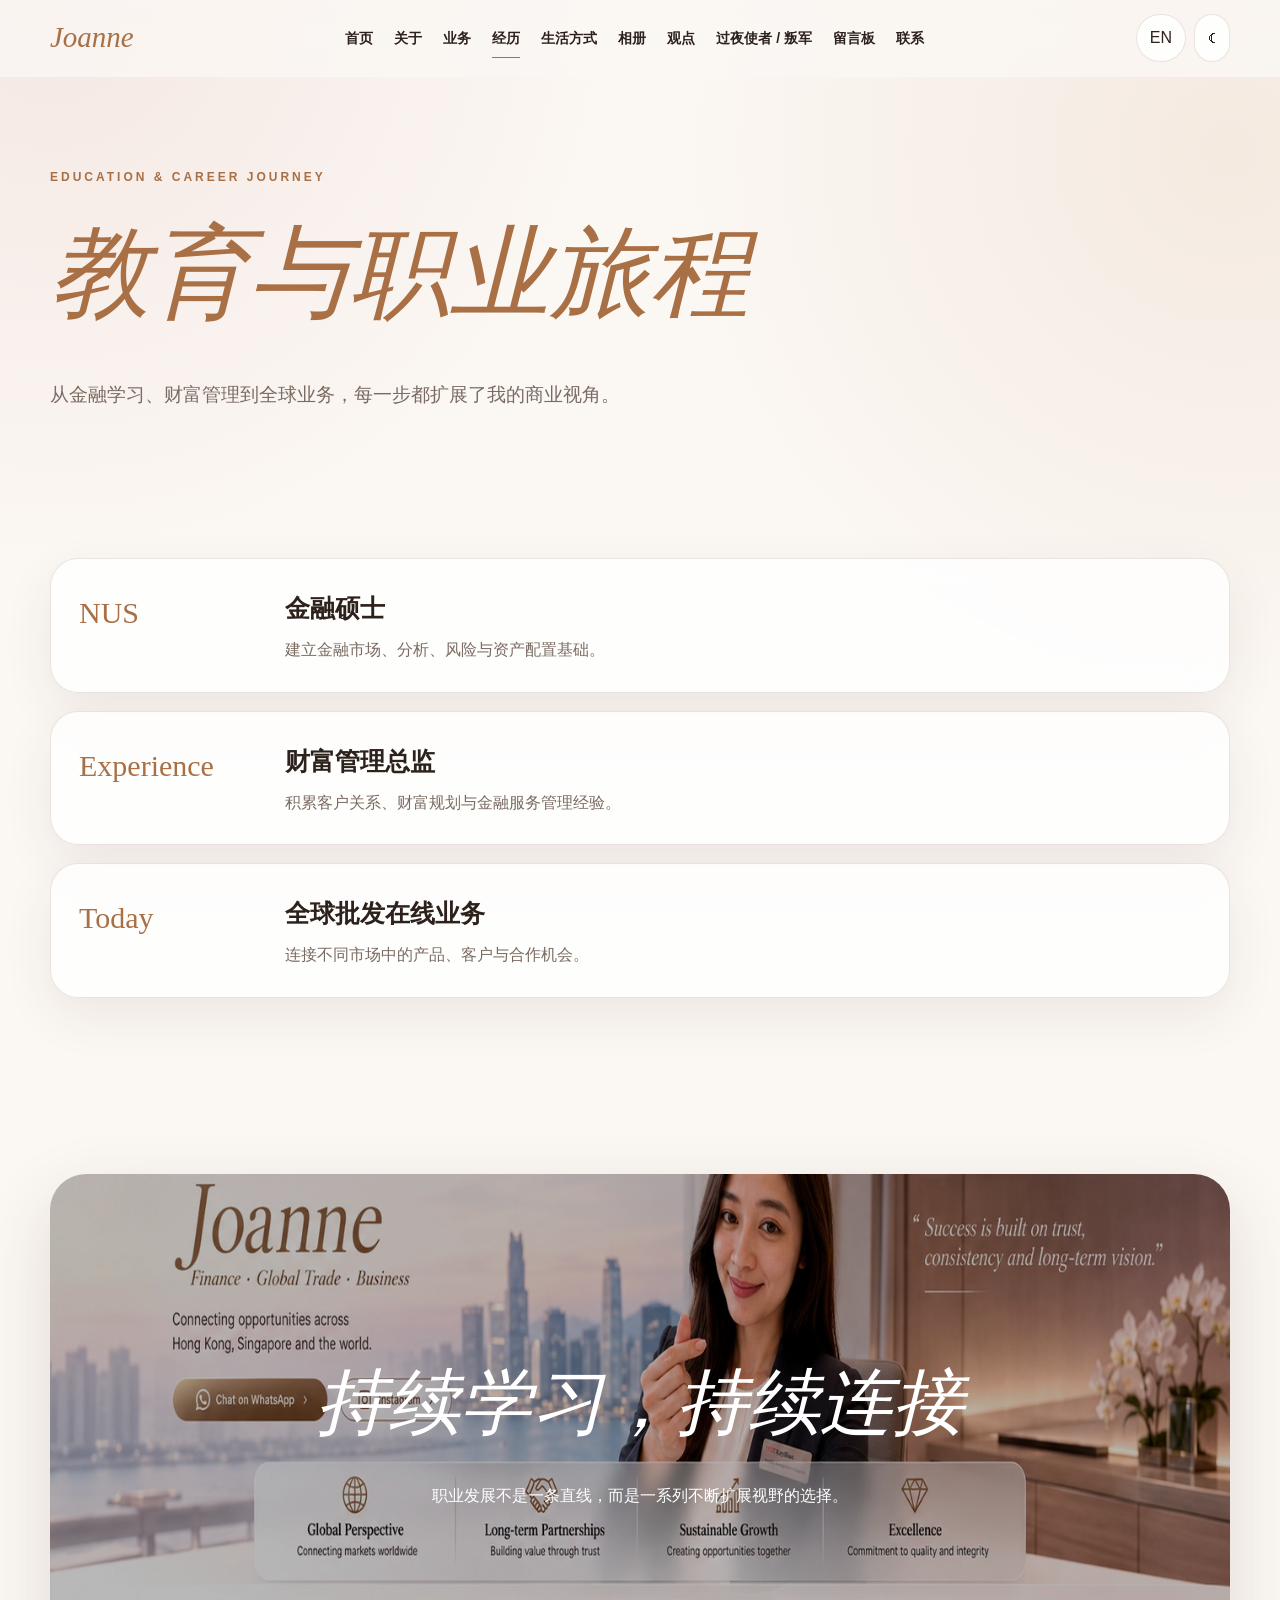
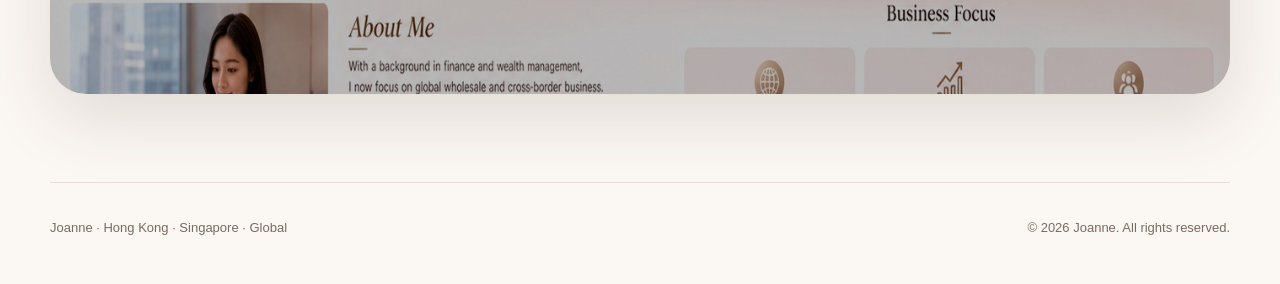
<file: journey/index.html>
<!doctype html><html lang="zh-CN" data-theme="light"><head><meta charset="utf-8"><meta name="viewport" content="width=device-width,initial-scale=1">
<meta name="description" content="Joanne personal brand website"><title>Joanne | Journey</title>
<link rel="stylesheet" href="../assets/css/style.css"></head><body>
<div class="loader"><div class="mark">Joanne</div></div>
<header class="site-header"><div class="shell header-inner">
<a class="logo" href="../">Joanne</a><nav class="nav"><a class="" href="../"><span class="zh">首页</span><span class="en">Home</span></a><a class="" href="../about/"><span class="zh">关于</span><span class="en">About</span></a><a class="" href="../business/"><span class="zh">业务</span><span class="en">Business</span></a><a class="active" href="../journey/"><span class="zh">经历</span><span class="en">Journey</span></a><a class="" href="../lifestyle/"><span class="zh">生活方式</span><span class="en">Lifestyle</span></a><a class="" href="../gallery/"><span class="zh">相册</span><span class="en">Gallery</span></a><a class="" href="../journal/"><span class="zh">观点</span><span class="en">Journal</span></a><a href="../overnight/"><span class="zh">过夜使者 / 叛军</span><span class="en">Overnight Rebels</span></a><a href="../guestbook/"><span class="zh">留言板</span><span class="en">Guestbook</span></a><a class="" href="../contact/"><span class="zh">联系</span><span class="en">Contact</span></a></nav>
<div class="tools"><button class="tool" data-lang-toggle>EN</button><button class="tool" data-theme-toggle>☾</button></div>
</div></header>
<main><div class="shell"><section class="page-hero reveal"><div class="eyebrow">Education & Career Journey</div><h1 class="zh">教育与职业旅程</h1><h1 class="en">Journey</h1><p class="zh">从金融学习、财富管理到全球业务，每一步都扩展了我的商业视角。</p><p class="en">From financial education and wealth management to global business, each stage broadened my commercial perspective.</p></section>
<section class="reveal"><div class="timeline"><div class="panel timeline-item"><div class="year">NUS</div><div><h3 class="zh">金融硕士</h3><h3 class="en">Master of Finance</h3><p class="zh">建立金融市场、分析、风险与资产配置基础。</p><p class="en">Built a foundation in financial markets, analysis, risk and asset allocation.</p></div></div><div class="panel timeline-item"><div class="year">Experience</div><div><h3 class="zh">财富管理总监</h3><h3 class="en">Wealth Management Director</h3><p class="zh">积累客户关系、财富规划与金融服务管理经验。</p><p class="en">Developed experience in client relationships, wealth planning and financial service management.</p></div></div><div class="panel timeline-item"><div class="year">Today</div><div><h3 class="zh">全球批发在线业务</h3><h3 class="en">Global Wholesale Online Business</h3><p class="zh">连接不同市场中的产品、客户与合作机会。</p><p class="en">Connecting products, clients and partnership opportunities across markets.</p></div></div></div></section>
<section class="reveal"><div class="full-bleed"><img src="../assets/images/hero-city.jpg"><div class="full-copy"><div><h2 class="zh">持续学习，持续连接</h2><h2 class="en">Keep Learning. Keep Connecting.</h2><p class="zh">职业发展不是一条直线，而是一系列不断扩展视野的选择。</p><p class="en">A career is not a straight line, but a series of choices that continuously expand perspective.</p></div></div></div></section></div></main>
<footer class="shell"><div>Joanne · Hong Kong · Singapore · Global</div><div>© 2026 Joanne. All rights reserved.</div></footer>
<div class="modal"><button>×</button><img alt="Preview"></div>
<script src="../assets/js/site.js"></script></body></html>
</file>
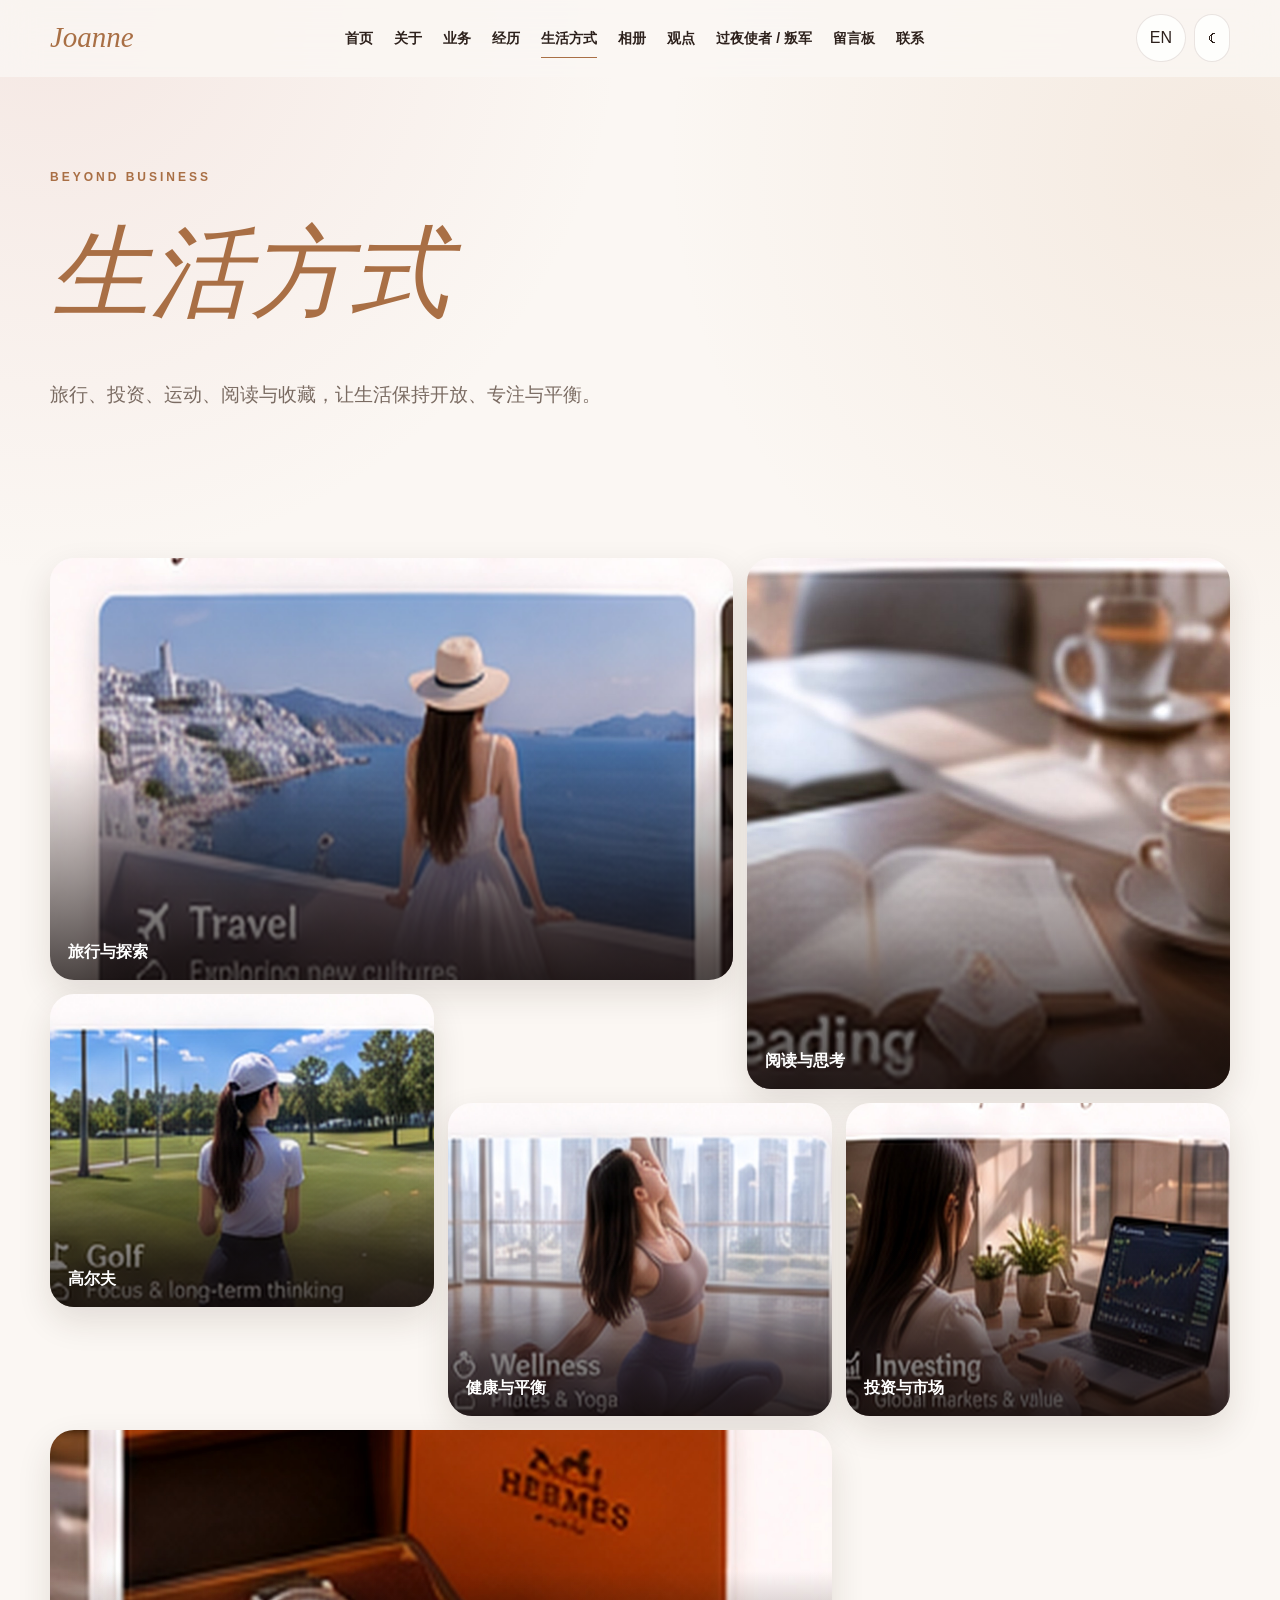
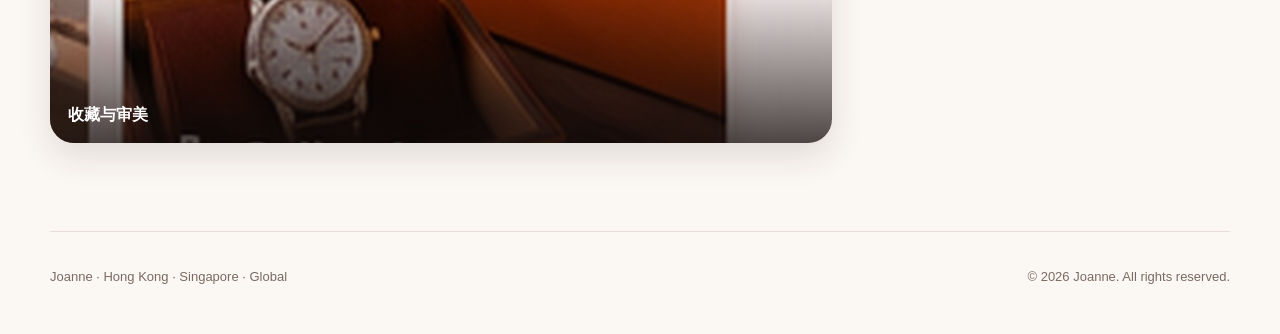
<file: lifestyle/index.html>
<!doctype html><html lang="zh-CN" data-theme="light"><head><meta charset="utf-8"><meta name="viewport" content="width=device-width,initial-scale=1">
<meta name="description" content="Joanne personal brand website"><title>Joanne | Lifestyle</title>
<link rel="stylesheet" href="../assets/css/style.css"></head><body>
<div class="loader"><div class="mark">Joanne</div></div>
<header class="site-header"><div class="shell header-inner">
<a class="logo" href="../">Joanne</a><nav class="nav"><a class="" href="../"><span class="zh">首页</span><span class="en">Home</span></a><a class="" href="../about/"><span class="zh">关于</span><span class="en">About</span></a><a class="" href="../business/"><span class="zh">业务</span><span class="en">Business</span></a><a class="" href="../journey/"><span class="zh">经历</span><span class="en">Journey</span></a><a class="active" href="../lifestyle/"><span class="zh">生活方式</span><span class="en">Lifestyle</span></a><a class="" href="../gallery/"><span class="zh">相册</span><span class="en">Gallery</span></a><a class="" href="../journal/"><span class="zh">观点</span><span class="en">Journal</span></a><a href="../overnight/"><span class="zh">过夜使者 / 叛军</span><span class="en">Overnight Rebels</span></a><a href="../guestbook/"><span class="zh">留言板</span><span class="en">Guestbook</span></a><a class="" href="../contact/"><span class="zh">联系</span><span class="en">Contact</span></a></nav>
<div class="tools"><button class="tool" data-lang-toggle>EN</button><button class="tool" data-theme-toggle>☾</button></div>
</div></header>
<main><div class="shell"><section class="page-hero reveal"><div class="eyebrow">Beyond Business</div><h1 class="zh">生活方式</h1><h1 class="en">Lifestyle</h1><p class="zh">旅行、投资、运动、阅读与收藏，让生活保持开放、专注与平衡。</p><p class="en">Travel, investing, sports, reading and collecting keep life open, focused and balanced.</p></section>
<section class="reveal"><div class="mosaic">
<figure class="wide" data-lightbox="../assets/images/travel-1.jpg"><img src="../assets/images/travel-1.jpg"><figcaption><span class="zh">旅行与探索</span><span class="en">Travel & Exploration</span></figcaption></figure>
<figure class="tall" data-lightbox="../assets/images/reading-1-crop.jpg"><img src="../assets/images/reading-1-crop.jpg"><figcaption><span class="zh">阅读与思考</span><span class="en">Reading & Reflection</span></figcaption></figure>
<figure class="small" data-lightbox="../assets/images/golf-1.jpg"><img src="../assets/images/golf-1.jpg"><figcaption><span class="zh">高尔夫</span><span class="en">Golf</span></figcaption></figure>
<figure class="small" data-lightbox="../assets/images/wellness-1.jpg"><img src="../assets/images/wellness-1.jpg"><figcaption><span class="zh">健康与平衡</span><span class="en">Wellness & Balance</span></figcaption></figure>
<figure class="small" data-lightbox="../assets/images/investing-1.jpg"><img src="../assets/images/investing-1.jpg"><figcaption><span class="zh">投资与市场</span><span class="en">Investing & Markets</span></figcaption></figure>
<figure class="medium" data-lightbox="../assets/images/collecting-1.jpg"><img src="../assets/images/collecting-1.jpg"><figcaption><span class="zh">收藏与审美</span><span class="en">Collecting & Aesthetics</span></figcaption></figure>
</div></section></div></main>
<footer class="shell"><div>Joanne · Hong Kong · Singapore · Global</div><div>© 2026 Joanne. All rights reserved.</div></footer>
<div class="modal"><button>×</button><img alt="Preview"></div>
<script src="../assets/js/site.js"></script></body></html>
</file>
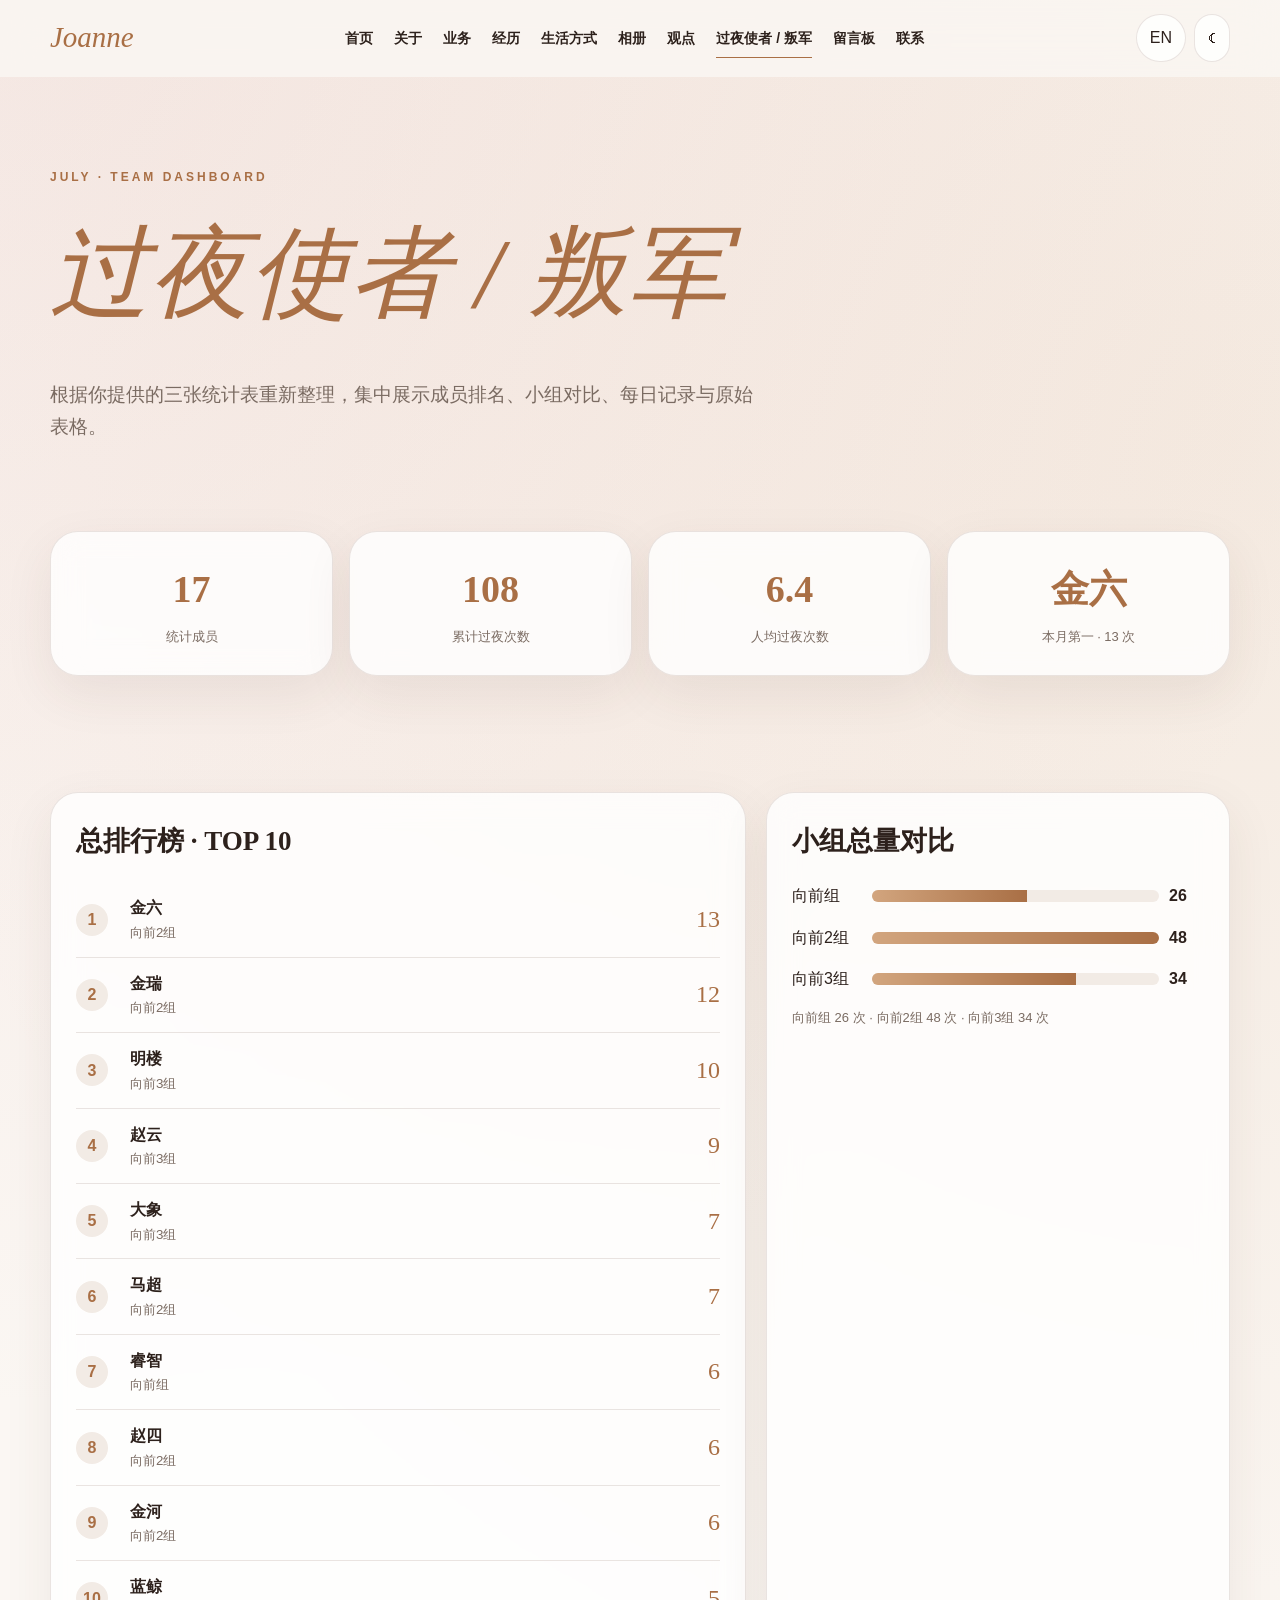
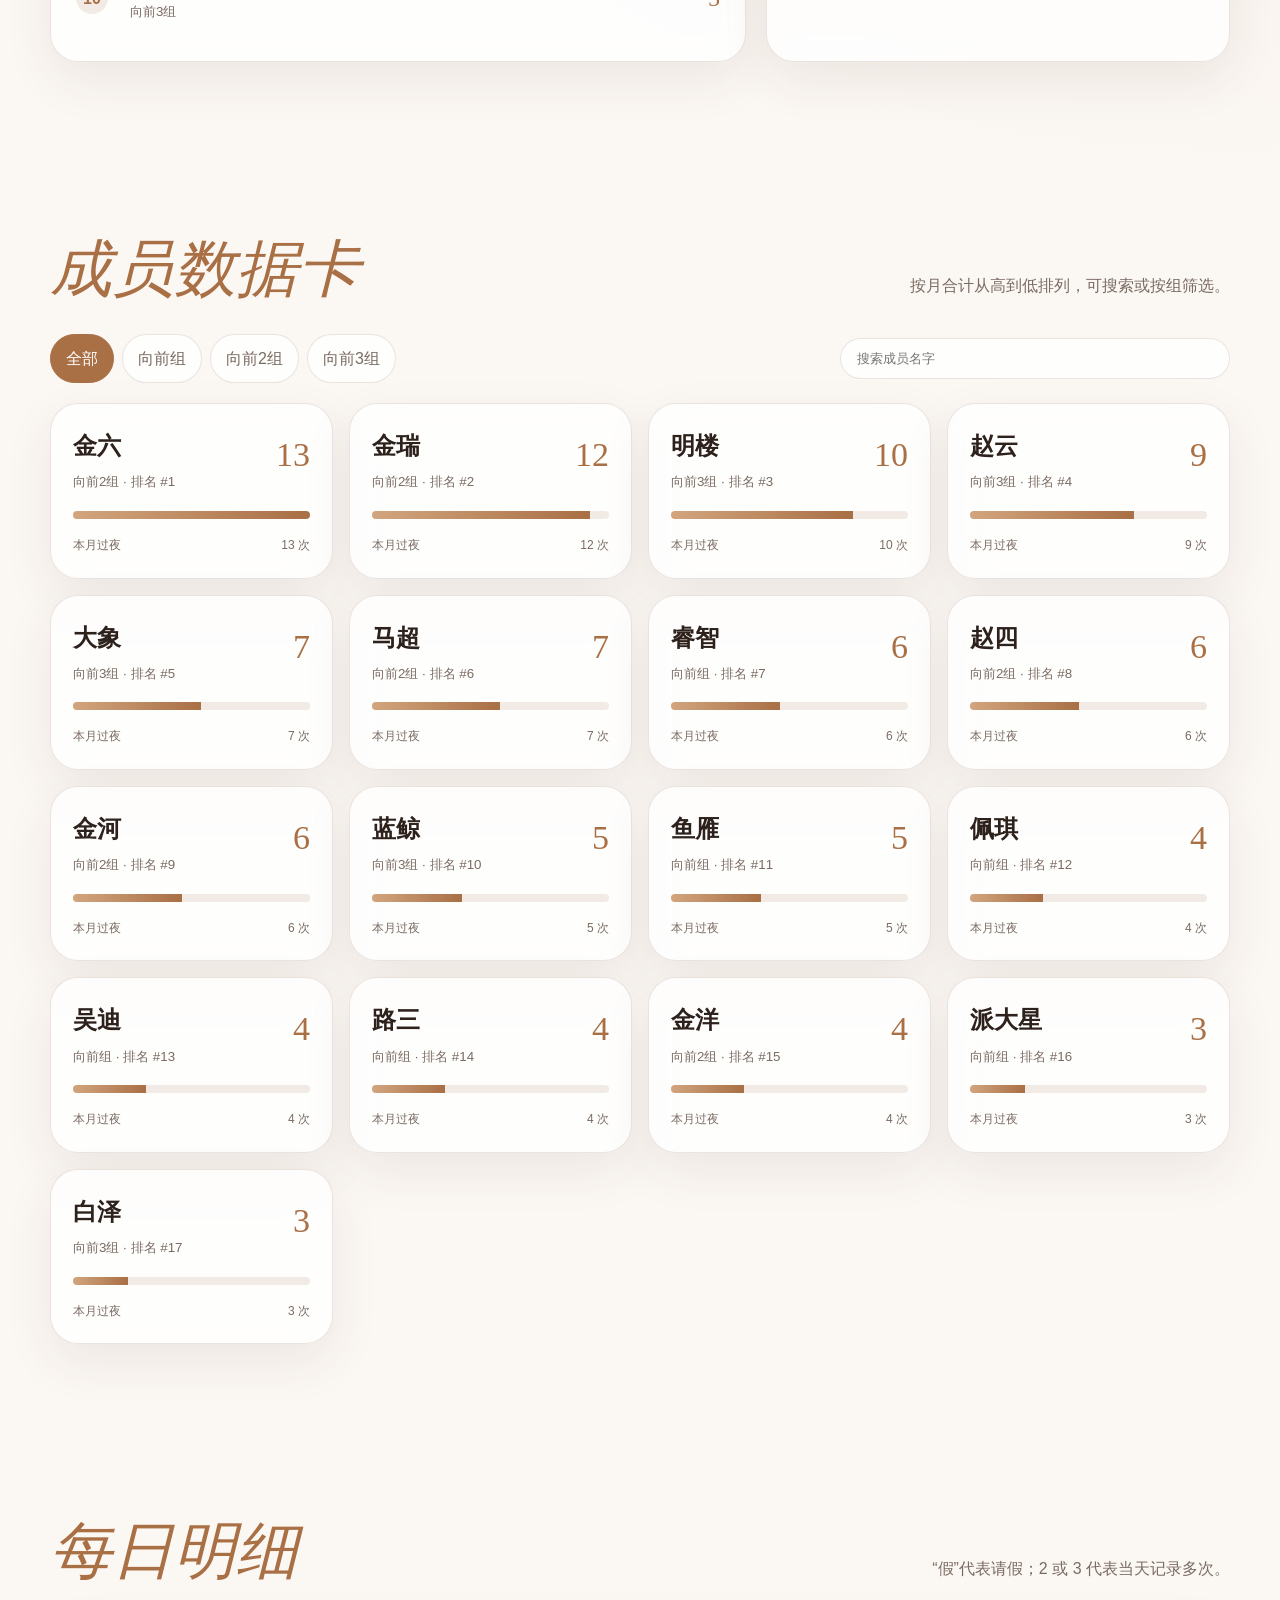
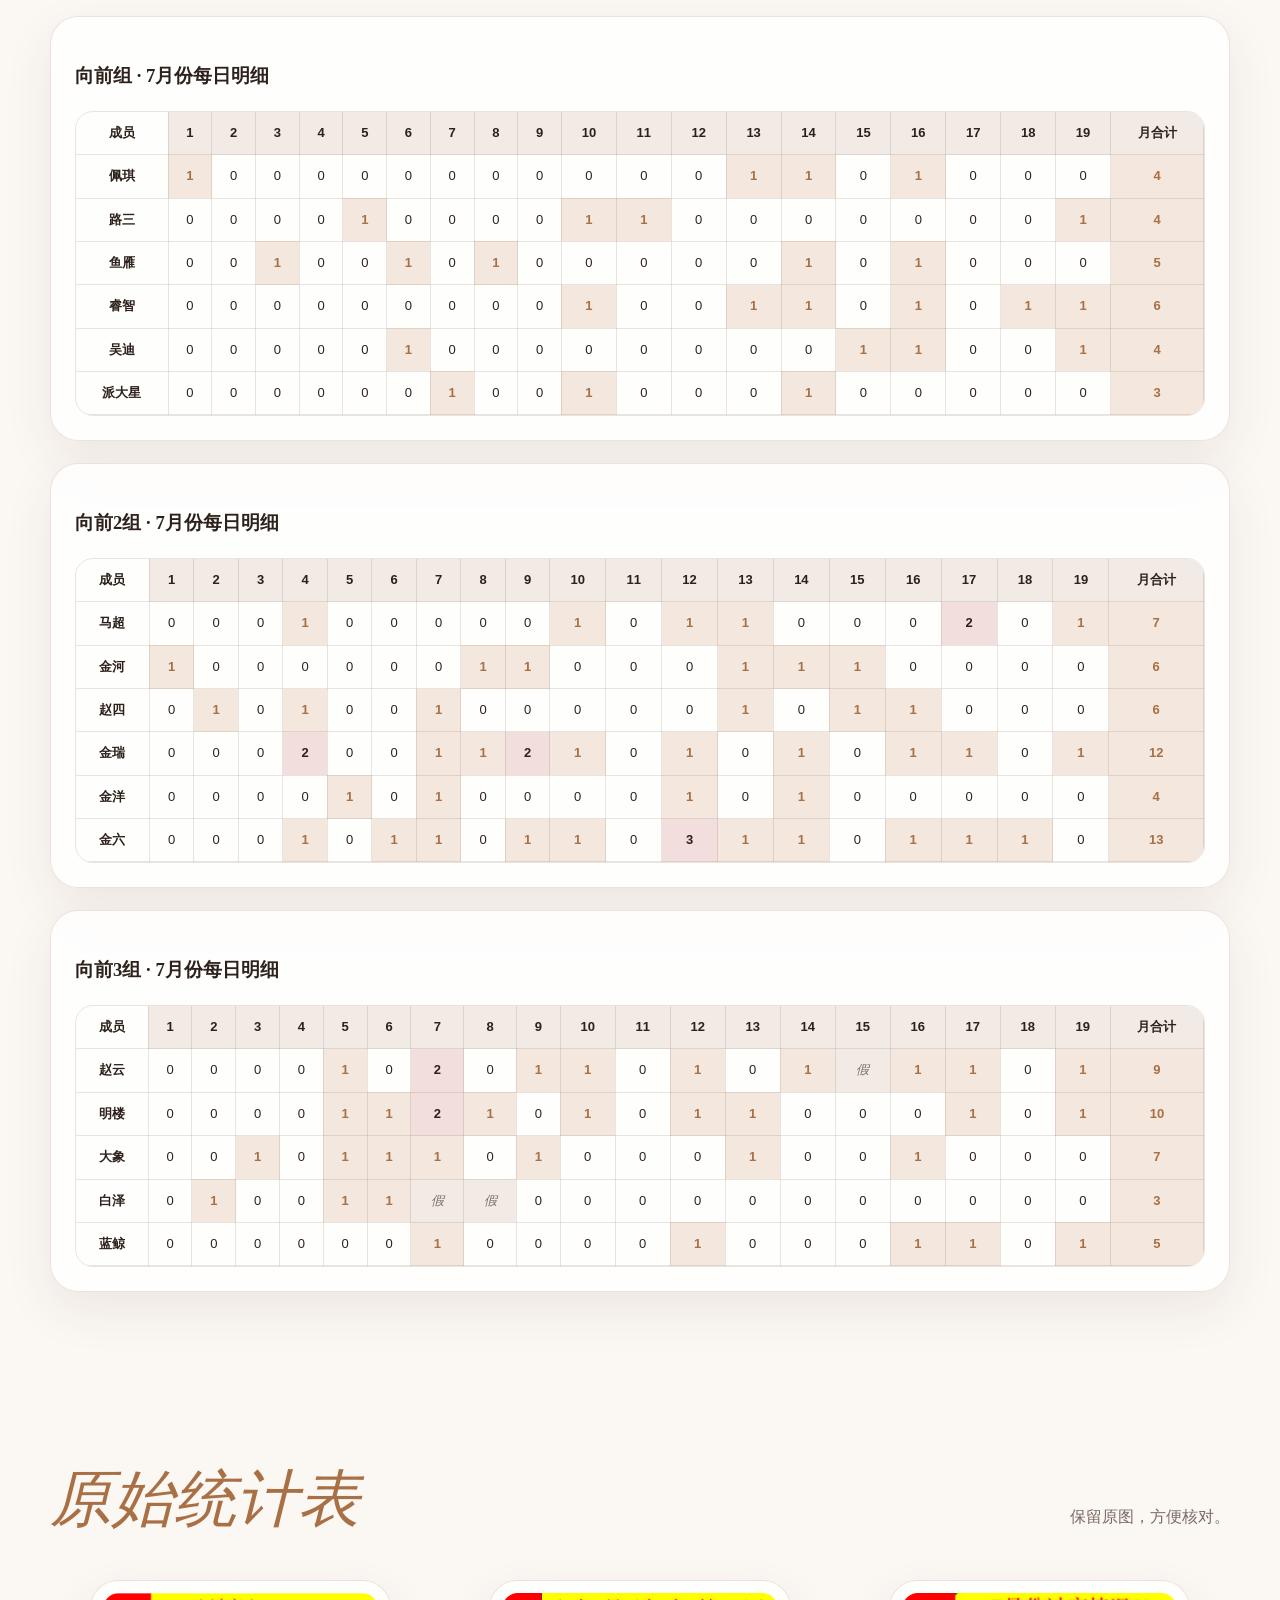
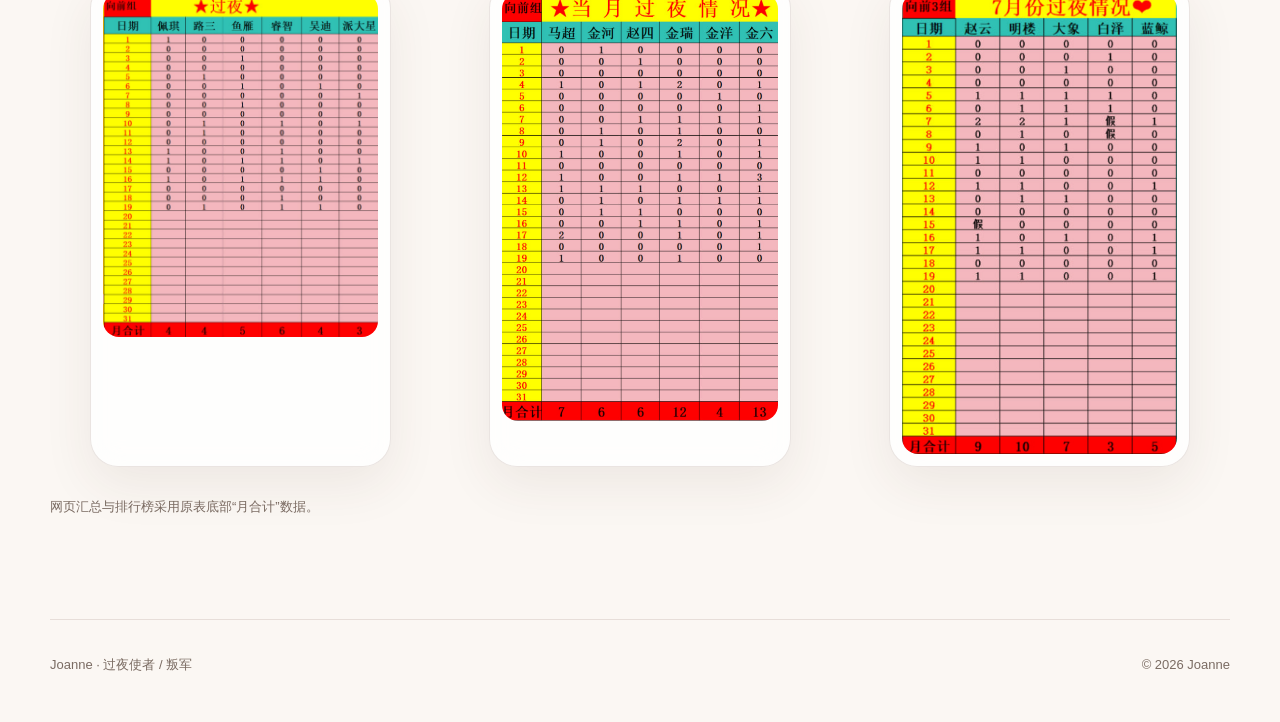
<file: overnight/index.html>
<!doctype html><html lang="zh-CN" data-theme="light"><head><meta charset="utf-8"><meta name="viewport" content="width=device-width,initial-scale=1"><title>Joanne | 过夜使者 / 叛军</title><link rel="stylesheet" href="../assets/css/style.css"></head><body>
<div class="loader"><div class="mark">Joanne</div></div>
<header class="site-header"><div class="shell header-inner"><a class="logo" href="../">Joanne</a><nav class="nav">
<a href="../">首页</a><a href="../about/">关于</a><a href="../business/">业务</a><a href="../journey/">经历</a><a href="../lifestyle/">生活方式</a><a href="../gallery/">相册</a><a href="../journal/">观点</a><a class="active" href="./">过夜使者 / 叛军</a><a href="../guestbook/"><span class="zh">留言板</span><span class="en">Guestbook</span></a><a href="../contact/">联系</a>
</nav><div class="tools"><button class="tool" data-lang-toggle>EN</button><button class="tool" data-theme-toggle>☾</button></div></div></header>
<main><div class="shell">
<section class="page-hero reveal"><div class="eyebrow">July · Team Dashboard</div><h1>过夜使者 / 叛军</h1><p>根据你提供的三张统计表重新整理，集中展示成员排名、小组对比、每日记录与原始表格。</p></section>
<div class="ov-summary reveal"><div class="panel ov-metric"><strong>17</strong><span>统计成员</span></div><div class="panel ov-metric"><strong>108</strong><span>累计过夜次数</span></div><div class="panel ov-metric"><strong>6.4</strong><span>人均过夜次数</span></div><div class="panel ov-metric"><strong>金六</strong><span>本月第一 · 13 次</span></div></div>
<section class="reveal"><div class="ov-layout"><div class="panel ov-box"><h3>总排行榜 · TOP 10</h3><div class='rank-row'><div class='rank-num'>1</div><div class='rank-name'><b>金六</b><small>向前2组</small></div><div class='rank-value'>13</div></div><div class='rank-row'><div class='rank-num'>2</div><div class='rank-name'><b>金瑞</b><small>向前2组</small></div><div class='rank-value'>12</div></div><div class='rank-row'><div class='rank-num'>3</div><div class='rank-name'><b>明楼</b><small>向前3组</small></div><div class='rank-value'>10</div></div><div class='rank-row'><div class='rank-num'>4</div><div class='rank-name'><b>赵云</b><small>向前3组</small></div><div class='rank-value'>9</div></div><div class='rank-row'><div class='rank-num'>5</div><div class='rank-name'><b>大象</b><small>向前3组</small></div><div class='rank-value'>7</div></div><div class='rank-row'><div class='rank-num'>6</div><div class='rank-name'><b>马超</b><small>向前2组</small></div><div class='rank-value'>7</div></div><div class='rank-row'><div class='rank-num'>7</div><div class='rank-name'><b>睿智</b><small>向前组</small></div><div class='rank-value'>6</div></div><div class='rank-row'><div class='rank-num'>8</div><div class='rank-name'><b>赵四</b><small>向前2组</small></div><div class='rank-value'>6</div></div><div class='rank-row'><div class='rank-num'>9</div><div class='rank-name'><b>金河</b><small>向前2组</small></div><div class='rank-value'>6</div></div><div class='rank-row'><div class='rank-num'>10</div><div class='rank-name'><b>蓝鲸</b><small>向前3组</small></div><div class='rank-value'>5</div></div></div><div class="panel ov-box"><h3>小组总量对比</h3><div class='bar-row'><span>向前组</span><div class='bar-track'><div class='bar-fill' style='width:54%'></div></div><b>26</b></div><div class='bar-row'><span>向前2组</span><div class='bar-track'><div class='bar-fill' style='width:100%'></div></div><b>48</b></div><div class='bar-row'><span>向前3组</span><div class='bar-track'><div class='bar-fill' style='width:71%'></div></div><b>34</b></div><p class="ov-note">向前组 26 次 · 向前2组 48 次 · 向前3组 34 次</p></div></div></section>
<section class="reveal"><div class="section-head"><h2>成员数据卡</h2><p>按月合计从高到低排列，可搜索或按组筛选。</p></div><div class="ov-toolbar"><div class="ov-tabs"><button class="ov-tab active" data-filter="all">全部</button><button class="ov-tab" data-filter="向前组">向前组</button><button class="ov-tab" data-filter="向前2组">向前2组</button><button class="ov-tab" data-filter="向前3组">向前3组</button></div><input id="search" class="ov-search" placeholder="搜索成员名字"></div><div class="ov-cards"><article class="panel ov-person" data-name="金六" data-group="向前2组">
    <div class="ov-person-top"><div><h3>金六</h3><small>向前2组 · 排名 #1</small></div><div class="ov-total">13</div></div>
    <div class="ov-progress"><span style="width:100%"></span></div><div class="ov-meta"><span>本月过夜</span><span>13 次</span></div></article><article class="panel ov-person" data-name="金瑞" data-group="向前2组">
    <div class="ov-person-top"><div><h3>金瑞</h3><small>向前2组 · 排名 #2</small></div><div class="ov-total">12</div></div>
    <div class="ov-progress"><span style="width:92%"></span></div><div class="ov-meta"><span>本月过夜</span><span>12 次</span></div></article><article class="panel ov-person" data-name="明楼" data-group="向前3组">
    <div class="ov-person-top"><div><h3>明楼</h3><small>向前3组 · 排名 #3</small></div><div class="ov-total">10</div></div>
    <div class="ov-progress"><span style="width:77%"></span></div><div class="ov-meta"><span>本月过夜</span><span>10 次</span></div></article><article class="panel ov-person" data-name="赵云" data-group="向前3组">
    <div class="ov-person-top"><div><h3>赵云</h3><small>向前3组 · 排名 #4</small></div><div class="ov-total">9</div></div>
    <div class="ov-progress"><span style="width:69%"></span></div><div class="ov-meta"><span>本月过夜</span><span>9 次</span></div></article><article class="panel ov-person" data-name="大象" data-group="向前3组">
    <div class="ov-person-top"><div><h3>大象</h3><small>向前3组 · 排名 #5</small></div><div class="ov-total">7</div></div>
    <div class="ov-progress"><span style="width:54%"></span></div><div class="ov-meta"><span>本月过夜</span><span>7 次</span></div></article><article class="panel ov-person" data-name="马超" data-group="向前2组">
    <div class="ov-person-top"><div><h3>马超</h3><small>向前2组 · 排名 #6</small></div><div class="ov-total">7</div></div>
    <div class="ov-progress"><span style="width:54%"></span></div><div class="ov-meta"><span>本月过夜</span><span>7 次</span></div></article><article class="panel ov-person" data-name="睿智" data-group="向前组">
    <div class="ov-person-top"><div><h3>睿智</h3><small>向前组 · 排名 #7</small></div><div class="ov-total">6</div></div>
    <div class="ov-progress"><span style="width:46%"></span></div><div class="ov-meta"><span>本月过夜</span><span>6 次</span></div></article><article class="panel ov-person" data-name="赵四" data-group="向前2组">
    <div class="ov-person-top"><div><h3>赵四</h3><small>向前2组 · 排名 #8</small></div><div class="ov-total">6</div></div>
    <div class="ov-progress"><span style="width:46%"></span></div><div class="ov-meta"><span>本月过夜</span><span>6 次</span></div></article><article class="panel ov-person" data-name="金河" data-group="向前2组">
    <div class="ov-person-top"><div><h3>金河</h3><small>向前2组 · 排名 #9</small></div><div class="ov-total">6</div></div>
    <div class="ov-progress"><span style="width:46%"></span></div><div class="ov-meta"><span>本月过夜</span><span>6 次</span></div></article><article class="panel ov-person" data-name="蓝鲸" data-group="向前3组">
    <div class="ov-person-top"><div><h3>蓝鲸</h3><small>向前3组 · 排名 #10</small></div><div class="ov-total">5</div></div>
    <div class="ov-progress"><span style="width:38%"></span></div><div class="ov-meta"><span>本月过夜</span><span>5 次</span></div></article><article class="panel ov-person" data-name="鱼雁" data-group="向前组">
    <div class="ov-person-top"><div><h3>鱼雁</h3><small>向前组 · 排名 #11</small></div><div class="ov-total">5</div></div>
    <div class="ov-progress"><span style="width:38%"></span></div><div class="ov-meta"><span>本月过夜</span><span>5 次</span></div></article><article class="panel ov-person" data-name="佩琪" data-group="向前组">
    <div class="ov-person-top"><div><h3>佩琪</h3><small>向前组 · 排名 #12</small></div><div class="ov-total">4</div></div>
    <div class="ov-progress"><span style="width:31%"></span></div><div class="ov-meta"><span>本月过夜</span><span>4 次</span></div></article><article class="panel ov-person" data-name="吴迪" data-group="向前组">
    <div class="ov-person-top"><div><h3>吴迪</h3><small>向前组 · 排名 #13</small></div><div class="ov-total">4</div></div>
    <div class="ov-progress"><span style="width:31%"></span></div><div class="ov-meta"><span>本月过夜</span><span>4 次</span></div></article><article class="panel ov-person" data-name="路三" data-group="向前组">
    <div class="ov-person-top"><div><h3>路三</h3><small>向前组 · 排名 #14</small></div><div class="ov-total">4</div></div>
    <div class="ov-progress"><span style="width:31%"></span></div><div class="ov-meta"><span>本月过夜</span><span>4 次</span></div></article><article class="panel ov-person" data-name="金洋" data-group="向前2组">
    <div class="ov-person-top"><div><h3>金洋</h3><small>向前2组 · 排名 #15</small></div><div class="ov-total">4</div></div>
    <div class="ov-progress"><span style="width:31%"></span></div><div class="ov-meta"><span>本月过夜</span><span>4 次</span></div></article><article class="panel ov-person" data-name="派大星" data-group="向前组">
    <div class="ov-person-top"><div><h3>派大星</h3><small>向前组 · 排名 #16</small></div><div class="ov-total">3</div></div>
    <div class="ov-progress"><span style="width:23%"></span></div><div class="ov-meta"><span>本月过夜</span><span>3 次</span></div></article><article class="panel ov-person" data-name="白泽" data-group="向前3组">
    <div class="ov-person-top"><div><h3>白泽</h3><small>向前3组 · 排名 #17</small></div><div class="ov-total">3</div></div>
    <div class="ov-progress"><span style="width:23%"></span></div><div class="ov-meta"><span>本月过夜</span><span>3 次</span></div></article></div></section>
<section><div class="section-head reveal"><h2>每日明细</h2><p>“假”代表请假；2 或 3 代表当天记录多次。</p></div><div class='panel ov-table-wrap reveal'><h3>向前组 · 7月份每日明细</h3><div class='ov-table-scroll'><table class='ov-table'><thead><tr><th>成员</th><th>1</th><th>2</th><th>3</th><th>4</th><th>5</th><th>6</th><th>7</th><th>8</th><th>9</th><th>10</th><th>11</th><th>12</th><th>13</th><th>14</th><th>15</th><th>16</th><th>17</th><th>18</th><th>19</th><th>月合计</th></tr></thead><tbody><tr><td>佩琪</td><td class="hit">1</td><td>0</td><td>0</td><td>0</td><td>0</td><td>0</td><td>0</td><td>0</td><td>0</td><td>0</td><td>0</td><td>0</td><td class="hit">1</td><td class="hit">1</td><td>0</td><td class="hit">1</td><td>0</td><td>0</td><td>0</td><td class='hit'>4</td></tr><tr><td>路三</td><td>0</td><td>0</td><td>0</td><td>0</td><td class="hit">1</td><td>0</td><td>0</td><td>0</td><td>0</td><td class="hit">1</td><td class="hit">1</td><td>0</td><td>0</td><td>0</td><td>0</td><td>0</td><td>0</td><td>0</td><td class="hit">1</td><td class='hit'>4</td></tr><tr><td>鱼雁</td><td>0</td><td>0</td><td class="hit">1</td><td>0</td><td>0</td><td class="hit">1</td><td>0</td><td class="hit">1</td><td>0</td><td>0</td><td>0</td><td>0</td><td>0</td><td class="hit">1</td><td>0</td><td class="hit">1</td><td>0</td><td>0</td><td>0</td><td class='hit'>5</td></tr><tr><td>睿智</td><td>0</td><td>0</td><td>0</td><td>0</td><td>0</td><td>0</td><td>0</td><td>0</td><td>0</td><td class="hit">1</td><td>0</td><td>0</td><td class="hit">1</td><td class="hit">1</td><td>0</td><td class="hit">1</td><td>0</td><td class="hit">1</td><td class="hit">1</td><td class='hit'>6</td></tr><tr><td>吴迪</td><td>0</td><td>0</td><td>0</td><td>0</td><td>0</td><td class="hit">1</td><td>0</td><td>0</td><td>0</td><td>0</td><td>0</td><td>0</td><td>0</td><td>0</td><td class="hit">1</td><td class="hit">1</td><td>0</td><td>0</td><td class="hit">1</td><td class='hit'>4</td></tr><tr><td>派大星</td><td>0</td><td>0</td><td>0</td><td>0</td><td>0</td><td>0</td><td class="hit">1</td><td>0</td><td>0</td><td class="hit">1</td><td>0</td><td>0</td><td>0</td><td class="hit">1</td><td>0</td><td>0</td><td>0</td><td>0</td><td>0</td><td class='hit'>3</td></tr></tbody></table></div></div><div class='panel ov-table-wrap reveal'><h3>向前2组 · 7月份每日明细</h3><div class='ov-table-scroll'><table class='ov-table'><thead><tr><th>成员</th><th>1</th><th>2</th><th>3</th><th>4</th><th>5</th><th>6</th><th>7</th><th>8</th><th>9</th><th>10</th><th>11</th><th>12</th><th>13</th><th>14</th><th>15</th><th>16</th><th>17</th><th>18</th><th>19</th><th>月合计</th></tr></thead><tbody><tr><td>马超</td><td>0</td><td>0</td><td>0</td><td class="hit">1</td><td>0</td><td>0</td><td>0</td><td>0</td><td>0</td><td class="hit">1</td><td>0</td><td class="hit">1</td><td class="hit">1</td><td>0</td><td>0</td><td>0</td><td class="multi">2</td><td>0</td><td class="hit">1</td><td class='hit'>7</td></tr><tr><td>金河</td><td class="hit">1</td><td>0</td><td>0</td><td>0</td><td>0</td><td>0</td><td>0</td><td class="hit">1</td><td class="hit">1</td><td>0</td><td>0</td><td>0</td><td class="hit">1</td><td class="hit">1</td><td class="hit">1</td><td>0</td><td>0</td><td>0</td><td>0</td><td class='hit'>6</td></tr><tr><td>赵四</td><td>0</td><td class="hit">1</td><td>0</td><td class="hit">1</td><td>0</td><td>0</td><td class="hit">1</td><td>0</td><td>0</td><td>0</td><td>0</td><td>0</td><td class="hit">1</td><td>0</td><td class="hit">1</td><td class="hit">1</td><td>0</td><td>0</td><td>0</td><td class='hit'>6</td></tr><tr><td>金瑞</td><td>0</td><td>0</td><td>0</td><td class="multi">2</td><td>0</td><td>0</td><td class="hit">1</td><td class="hit">1</td><td class="multi">2</td><td class="hit">1</td><td>0</td><td class="hit">1</td><td>0</td><td class="hit">1</td><td>0</td><td class="hit">1</td><td class="hit">1</td><td>0</td><td class="hit">1</td><td class='hit'>12</td></tr><tr><td>金洋</td><td>0</td><td>0</td><td>0</td><td>0</td><td class="hit">1</td><td>0</td><td class="hit">1</td><td>0</td><td>0</td><td>0</td><td>0</td><td class="hit">1</td><td>0</td><td class="hit">1</td><td>0</td><td>0</td><td>0</td><td>0</td><td>0</td><td class='hit'>4</td></tr><tr><td>金六</td><td>0</td><td>0</td><td>0</td><td class="hit">1</td><td>0</td><td class="hit">1</td><td class="hit">1</td><td>0</td><td class="hit">1</td><td class="hit">1</td><td>0</td><td class="multi">3</td><td class="hit">1</td><td class="hit">1</td><td>0</td><td class="hit">1</td><td class="hit">1</td><td class="hit">1</td><td>0</td><td class='hit'>13</td></tr></tbody></table></div></div><div class='panel ov-table-wrap reveal'><h3>向前3组 · 7月份每日明细</h3><div class='ov-table-scroll'><table class='ov-table'><thead><tr><th>成员</th><th>1</th><th>2</th><th>3</th><th>4</th><th>5</th><th>6</th><th>7</th><th>8</th><th>9</th><th>10</th><th>11</th><th>12</th><th>13</th><th>14</th><th>15</th><th>16</th><th>17</th><th>18</th><th>19</th><th>月合计</th></tr></thead><tbody><tr><td>赵云</td><td>0</td><td>0</td><td>0</td><td>0</td><td class="hit">1</td><td>0</td><td class="multi">2</td><td>0</td><td class="hit">1</td><td class="hit">1</td><td>0</td><td class="hit">1</td><td>0</td><td class="hit">1</td><td class="leave">假</td><td class="hit">1</td><td class="hit">1</td><td>0</td><td class="hit">1</td><td class='hit'>9</td></tr><tr><td>明楼</td><td>0</td><td>0</td><td>0</td><td>0</td><td class="hit">1</td><td class="hit">1</td><td class="multi">2</td><td class="hit">1</td><td>0</td><td class="hit">1</td><td>0</td><td class="hit">1</td><td class="hit">1</td><td>0</td><td>0</td><td>0</td><td class="hit">1</td><td>0</td><td class="hit">1</td><td class='hit'>10</td></tr><tr><td>大象</td><td>0</td><td>0</td><td class="hit">1</td><td>0</td><td class="hit">1</td><td class="hit">1</td><td class="hit">1</td><td>0</td><td class="hit">1</td><td>0</td><td>0</td><td>0</td><td class="hit">1</td><td>0</td><td>0</td><td class="hit">1</td><td>0</td><td>0</td><td>0</td><td class='hit'>7</td></tr><tr><td>白泽</td><td>0</td><td class="hit">1</td><td>0</td><td>0</td><td class="hit">1</td><td class="hit">1</td><td class="leave">假</td><td class="leave">假</td><td>0</td><td>0</td><td>0</td><td>0</td><td>0</td><td>0</td><td>0</td><td>0</td><td>0</td><td>0</td><td>0</td><td class='hit'>3</td></tr><tr><td>蓝鲸</td><td>0</td><td>0</td><td>0</td><td>0</td><td>0</td><td>0</td><td class="hit">1</td><td>0</td><td>0</td><td>0</td><td>0</td><td class="hit">1</td><td>0</td><td>0</td><td>0</td><td class="hit">1</td><td class="hit">1</td><td>0</td><td class="hit">1</td><td class='hit'>5</td></tr></tbody></table></div></div></section>
<section class="reveal"><div class="section-head"><h2>原始统计表</h2><p>保留原图，方便核对。</p></div><div class="ov-source-grid"><figure class="panel ov-source" data-lightbox="../assets/images/overnight-source/group-1.png"><img src="../assets/images/overnight-source/group-1.png"></figure><figure class="panel ov-source" data-lightbox="../assets/images/overnight-source/group-2.png"><img src="../assets/images/overnight-source/group-2.png"></figure><figure class="panel ov-source" data-lightbox="../assets/images/overnight-source/group-3.png"><img src="../assets/images/overnight-source/group-3.png"></figure></div><p class="ov-note">网页汇总与排行榜采用原表底部“月合计”数据。</p></section>
</div></main><footer class="shell"><div>Joanne · 过夜使者 / 叛军</div><div>© 2026 Joanne</div></footer><div class="modal"><button>×</button><img></div><script src="../assets/js/site.js"></script><script>
const cards=[...document.querySelectorAll('.ov-person')],tabs=[...document.querySelectorAll('.ov-tab')],search=document.getElementById('search');let filter='all';
function run(){const q=search.value.trim().toLowerCase();cards.forEach(c=>c.style.display=(c.dataset.name.toLowerCase().includes(q)&&(filter==='all'||c.dataset.group===filter))?'block':'none')}
tabs.forEach(t=>t.onclick=()=>{tabs.forEach(x=>x.classList.remove('active'));t.classList.add('active');filter=t.dataset.filter;run()});search.oninput=run;
</script></body></html>
</file>
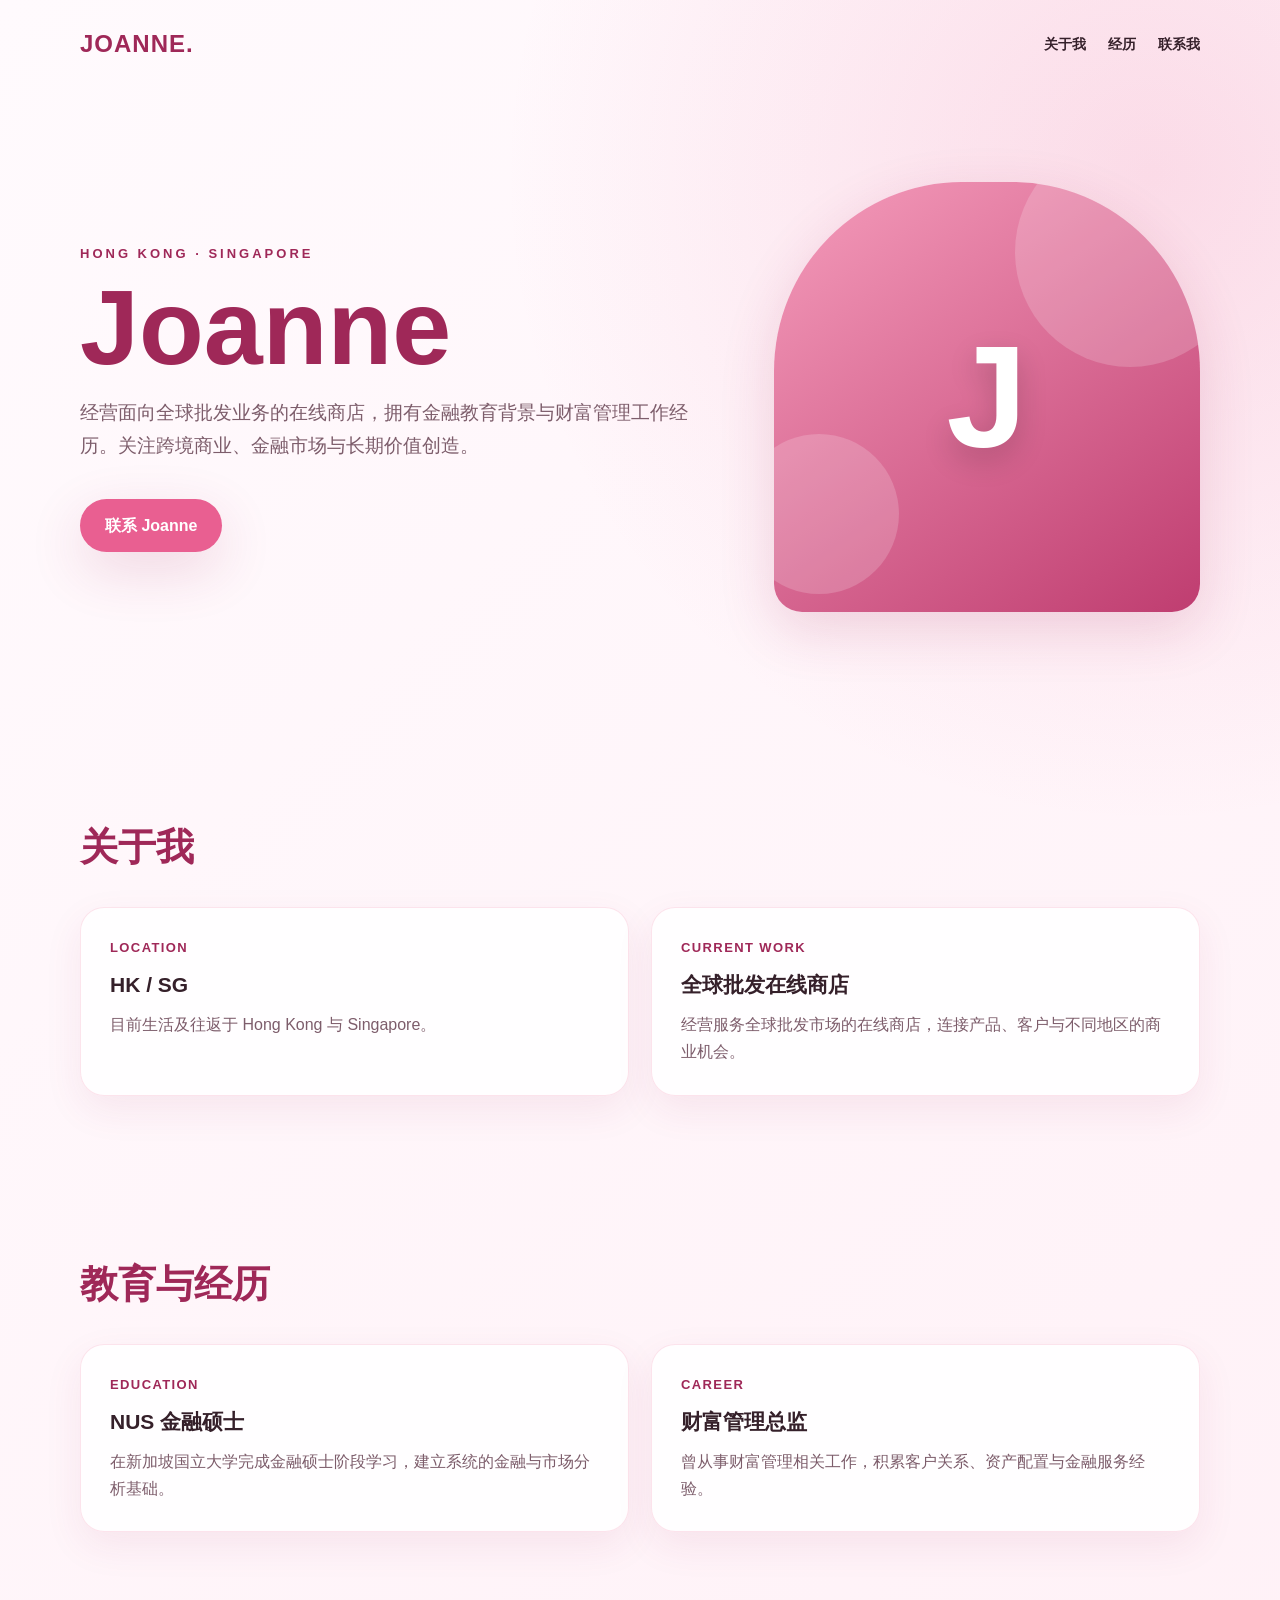
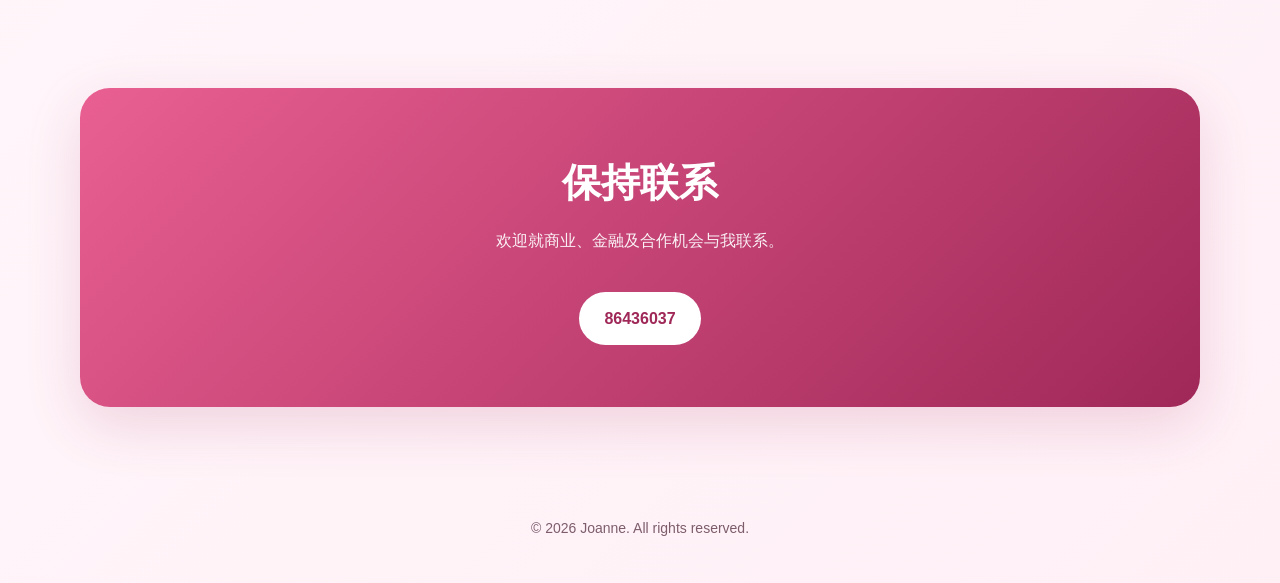
<file: index.html.html>
<!DOCTYPE html>
<html lang="zh-CN">
<head>
<meta charset="UTF-8"><meta name="viewport" content="width=device-width,initial-scale=1.0">
<meta name="description" content="Joanne 的个人主页，居住于香港与新加坡，从事全球批发在线商店业务。">
<title>Joanne | Personal Website</title>
<style>
:root{--pink:#e95f91;--dark:#9f2858;--light:#fff0f6;--text:#35202a;--muted:#7d5d6b;--shadow:0 18px 55px rgba(159,40,88,.16)}
*{box-sizing:border-box;scroll-behavior:smooth}body{margin:0;font-family:Arial,"Microsoft YaHei",sans-serif;color:var(--text);line-height:1.7;background:radial-gradient(circle at 90% 8%,rgba(233,95,145,.18),transparent 28%),linear-gradient(135deg,#fffafd,#fff0f6)}a{text-decoration:none;color:inherit}.page{width:min(1120px,calc(100% - 34px));margin:auto}nav{display:flex;align-items:center;justify-content:space-between;padding:24px 0}.logo{font-size:24px;font-weight:900;color:var(--dark);letter-spacing:1px}.nav-links{display:flex;gap:22px;font-size:14px;font-weight:700}.hero{min-height:72vh;display:grid;grid-template-columns:1.2fr .8fr;align-items:center;gap:54px;padding:55px 0 86px}.eyebrow{color:var(--dark);font-size:13px;font-weight:900;text-transform:uppercase;letter-spacing:3px}h1{margin:12px 0 20px;font-size:clamp(58px,9vw,106px);line-height:.95;color:var(--dark)}.hero p{max-width:670px;font-size:19px;color:var(--muted)}.button{display:inline-block;margin-top:18px;padding:13px 25px;border-radius:999px;background:var(--pink);color:white;font-weight:900;box-shadow:var(--shadow);transition:.2s}.button:hover{transform:translateY(-2px);background:var(--dark)}.portrait{min-height:430px;border-radius:44% 44% 28px 28px;display:flex;align-items:center;justify-content:center;position:relative;overflow:hidden;box-shadow:var(--shadow);background:linear-gradient(145deg,#f59cbb,#bf3d70)}.portrait:before,.portrait:after{content:"";position:absolute;border-radius:50%;background:rgba(255,255,255,.18)}.portrait:before{width:230px;height:230px;right:-45px;top:-45px}.portrait:after{width:160px;height:160px;left:-35px;bottom:18px}.portrait-initial{position:relative;z-index:1;color:white;font-size:145px;font-weight:900;text-shadow:0 12px 30px rgba(0,0,0,.18)}section{padding:78px 0}.section-title{margin:0 0 28px;font-size:38px;color:var(--dark)}.grid{display:grid;grid-template-columns:repeat(2,1fr);gap:22px}.card{padding:29px;background:rgba(255,255,255,.88);border:1px solid rgba(233,95,145,.17);border-radius:24px;box-shadow:0 14px 38px rgba(159,40,88,.08)}.card span{display:block;color:var(--dark);font-size:13px;font-weight:900;letter-spacing:1.4px;text-transform:uppercase;margin-bottom:8px}.card h3{margin:0 0 8px;font-size:21px}.card p{margin:0;color:var(--muted)}.contact{text-align:center;padding:62px 26px;border-radius:30px;background:linear-gradient(135deg,var(--pink),var(--dark));color:white;box-shadow:var(--shadow)}.contact h2{font-size:39px;margin:0 0 10px}.contact p{margin:0 0 20px;opacity:.92}.contact .button{background:white;color:var(--dark);box-shadow:none}footer{text-align:center;padding:32px 0 42px;color:var(--muted);font-size:14px}@media(max-width:760px){.nav-links{display:none}.hero{grid-template-columns:1fr;min-height:auto;padding-top:28px}.portrait{min-height:330px}.grid{grid-template-columns:1fr}section{padding:55px 0}}
</style>
</head>
<body><div class="page"><nav><div class="logo">JOANNE.</div><div class="nav-links"><a href="#about">关于我</a><a href="#experience">经历</a><a href="#contact">联系我</a></div></nav><main>
<section class="hero"><div><div class="eyebrow">Hong Kong · Singapore</div><h1>Joanne</h1><p>经营面向全球批发业务的在线商店，拥有金融教育背景与财富管理工作经历。关注跨境商业、金融市场与长期价值创造。</p><a class="button" href="#contact">联系 Joanne</a></div><div class="portrait"><div class="portrait-initial">J</div></div></section>
<section id="about"><h2 class="section-title">关于我</h2><div class="grid"><article class="card"><span>Location</span><h3>HK / SG</h3><p>目前生活及往返于 Hong Kong 与 Singapore。</p></article><article class="card"><span>Current Work</span><h3>全球批发在线商店</h3><p>经营服务全球批发市场的在线商店，连接产品、客户与不同地区的商业机会。</p></article></div></section>
<section id="experience"><h2 class="section-title">教育与经历</h2><div class="grid"><article class="card"><span>Education</span><h3>NUS 金融硕士</h3><p>在新加坡国立大学完成金融硕士阶段学习，建立系统的金融与市场分析基础。</p></article><article class="card"><span>Career</span><h3>财富管理总监</h3><p>曾从事财富管理相关工作，积累客户关系、资产配置与金融服务经验。</p></article></div></section>
<section id="contact"><div class="contact"><h2>保持联系</h2><p>欢迎就商业、金融及合作机会与我联系。</p><a class="button" href="tel:86436037">86436037</a></div></section>
</main><footer>© 2026 Joanne. All rights reserved.</footer></div></body></html>
</file>
<file: assets/css/style.css>
:root{
  --bg:#fbf7f3;--surface:#ffffffcc;--surface2:#f2ebe5;--text:#2d211c;--muted:#7a6b62;
  --line:rgba(91,60,43,.13);--accent:#a96f45;--accent2:#d2a57e;--rose:#d8a29c;
  --shadow:0 24px 70px rgba(72,47,33,.14);--radius:28px
}
html[data-theme="dark"]{
  --bg:#1c1715;--surface:#2a231fee;--surface2:#302723;--text:#f7eee8;--muted:#cbb9ad;
  --line:rgba(255,255,255,.12);--accent:#d4a27a;--accent2:#b77b55;--rose:#c98f88;
  --shadow:0 25px 70px rgba(0,0,0,.42)
}
*{box-sizing:border-box}html{scroll-behavior:smooth}body{
  margin:0;background:
  radial-gradient(circle at 4% 0%,rgba(216,162,156,.18),transparent 25%),
  radial-gradient(circle at 96% 8%,rgba(210,165,126,.16),transparent 26%),var(--bg);
  color:var(--text);font-family:Inter,-apple-system,BlinkMacSystemFont,"Segoe UI","PingFang SC","Microsoft YaHei",sans-serif;
  line-height:1.72;transition:.3s
}
body.lang-en .zh{display:none!important}body:not(.lang-en) .en{display:none!important}
a{text-decoration:none;color:inherit}img{max-width:100%;display:block}button{font:inherit}
.shell{width:min(1180px,calc(100% - 34px));margin:auto}
.loader{position:fixed;inset:0;z-index:999;background:var(--bg);display:grid;place-items:center;transition:.65s}
.loader.hide{opacity:0;visibility:hidden}.loader .mark{font-family:Georgia,serif;font-size:clamp(52px,8vw,96px);font-style:italic;color:var(--accent)}
.site-header{position:sticky;top:0;z-index:100;background:color-mix(in srgb,var(--bg) 82%,transparent);backdrop-filter:blur(18px);border-bottom:1px solid transparent}
.site-header.scrolled{border-color:var(--line)}
.header-inner{height:76px;display:flex;align-items:center;justify-content:space-between;gap:22px}
.logo{font-family:Georgia,serif;font-size:29px;color:var(--accent);font-style:italic}
.nav{display:flex;gap:21px;font-size:14px;font-weight:650}.nav a{position:relative}.nav a:after{content:"";position:absolute;left:0;right:100%;bottom:-8px;height:1px;background:var(--accent);transition:.25s}.nav a:hover:after,.nav a.active:after{right:0}
.tools{display:flex;gap:8px}.tool{border:1px solid var(--line);background:var(--surface);color:var(--text);padding:9px 13px;border-radius:999px;cursor:pointer}
.mobile-menu{display:none}
.hero{min-height:calc(100vh - 76px);display:grid;grid-template-columns:1fr 1fr;gap:50px;align-items:center;padding:52px 0 74px}
.eyebrow{text-transform:uppercase;letter-spacing:3px;font-size:12px;font-weight:800;color:var(--accent)}
h1,h2,h3{font-family:Georgia,serif}.hero h1{font-size:clamp(74px,10vw,132px);font-weight:500;font-style:italic;line-height:.9;color:var(--accent);margin:14px 0}
.kicker{font-family:Georgia,serif;font-size:25px;font-style:italic;color:var(--accent2)}
.lead{font-size:19px;color:var(--muted);max-width:650px}
.actions{display:flex;gap:12px;flex-wrap:wrap;margin-top:27px}
.btn{display:inline-flex;align-items:center;justify-content:center;padding:13px 22px;border:1px solid var(--line);border-radius:999px;font-weight:750;transition:.25s}.btn:hover{transform:translateY(-3px);box-shadow:0 14px 30px rgba(56,35,24,.14)}
.btn.primary{background:linear-gradient(135deg,var(--accent2),var(--accent));color:white;border-color:transparent}
.hero-media{position:relative}.hero-photo{min-height:650px;border-radius:42px;overflow:hidden;box-shadow:var(--shadow);position:relative;background:#d8c0b2}.hero-photo img{position:absolute;inset:0;width:100%;height:100%;object-fit:cover}.hero-photo:after{content:"";position:absolute;inset:45% 0 0;background:linear-gradient(transparent,rgba(24,15,11,.6))}
.caption{position:absolute;z-index:2;left:26px;right:26px;bottom:23px;color:#fff}.caption b{font-family:Georgia,serif;font-size:28px;font-weight:500}.caption span{display:block;font-size:12px;letter-spacing:1.5px;text-transform:uppercase;opacity:.86}
.orb{position:absolute;border-radius:50%;z-index:-1}.orb.a{width:180px;height:180px;background:rgba(216,162,156,.28);right:-50px;top:-30px}.orb.b{width:120px;height:120px;background:rgba(210,165,126,.28);left:-38px;bottom:80px}
.stats{display:grid;grid-template-columns:repeat(4,1fr);gap:1px;background:var(--line);border:1px solid var(--line);border-radius:26px;overflow:hidden;box-shadow:var(--shadow);margin-top:-40px;position:relative;z-index:3}
.stat{padding:25px 16px;background:var(--surface);text-align:center}.stat b{display:block;font-family:Georgia,serif;font-size:20px}.stat span{font-size:13px;color:var(--muted)}
section{padding:88px 0}.section-head{display:flex;justify-content:space-between;align-items:end;gap:30px;margin-bottom:34px}.section-head h2{font-size:clamp(39px,5vw,62px);font-weight:500;font-style:italic;color:var(--accent);margin:0;line-height:1}.section-head p{max-width:560px;color:var(--muted);margin:0}
.panel{background:var(--surface);border:1px solid var(--line);border-radius:var(--radius);box-shadow:0 18px 50px rgba(72,47,33,.08);backdrop-filter:blur(15px)}
.grid3{display:grid;grid-template-columns:repeat(3,1fr);gap:20px}.card{padding:30px;transition:.3s}.card:hover{transform:translateY(-7px);box-shadow:var(--shadow)}.card small{color:var(--accent);text-transform:uppercase;letter-spacing:1.4px;font-weight:800}.card h3{font-size:25px;margin:8px 0}.card p{color:var(--muted);margin:0}
.editorial{display:grid;grid-template-columns:1.25fr .75fr;gap:20px}.editorial-main{min-height:560px;overflow:hidden;position:relative}.editorial-main img,.tile img{width:100%;height:100%;object-fit:cover}.editorial-side{display:grid;gap:20px}.tile{position:relative;min-height:270px;overflow:hidden}.tile:after,.editorial-main:after{content:"";position:absolute;inset:38% 0 0;background:linear-gradient(transparent,rgba(18,12,9,.74))}.tile-label{position:absolute;z-index:2;left:22px;bottom:18px;color:white}.tile-label b{font-family:Georgia,serif;font-size:25px}.tile-label span{display:block;font-size:12px;opacity:.85}
.full-bleed{position:relative;min-height:520px;border-radius:36px;overflow:hidden;box-shadow:var(--shadow)}.full-bleed img{position:absolute;width:100%;height:100%;object-fit:cover;filter:brightness(.72)}.full-copy{position:absolute;inset:0;display:grid;place-items:center;text-align:center;color:#fff;padding:30px}.full-copy h2{font-size:clamp(42px,6vw,72px);font-weight:500;font-style:italic;margin:0}.full-copy p{max-width:680px}
.mosaic{display:grid;grid-template-columns:repeat(12,1fr);grid-auto-rows:95px;gap:14px}.mosaic figure{margin:0;border-radius:24px;overflow:hidden;position:relative;cursor:pointer;box-shadow:0 14px 34px rgba(52,30,20,.12)}.mosaic img{width:100%;height:100%;object-fit:cover;transition:.5s}.mosaic figure:hover img{transform:scale(1.05)}.mosaic .wide{grid-column:span 7;grid-row:span 4}.mosaic .tall{grid-column:span 5;grid-row:span 5}.mosaic .small{grid-column:span 4;grid-row:span 3}.mosaic .medium{grid-column:span 8;grid-row:span 3}.mosaic figcaption{position:absolute;left:18px;right:18px;bottom:15px;color:white;z-index:2;font-weight:700}.mosaic figure:after{content:"";position:absolute;inset:45% 0 0;background:linear-gradient(transparent,rgba(16,10,8,.75))}
.timeline{display:grid;gap:18px}.timeline-item{display:grid;grid-template-columns:180px 1fr;gap:26px;padding:28px}.timeline-item .year{font-family:Georgia,serif;font-size:30px;color:var(--accent)}.timeline-item h3{font-size:25px;margin:0 0 6px}.timeline-item p{color:var(--muted);margin:0}
.tags{display:flex;flex-wrap:wrap;gap:10px}.tag{padding:10px 15px;border:1px solid var(--line);border-radius:999px;background:var(--surface);color:var(--muted)}
.journal-grid{display:grid;grid-template-columns:repeat(3,1fr);gap:20px}.post{overflow:hidden}.post img{width:100%;height:230px;object-fit:cover}.post-copy{padding:25px}.post h3{font-size:25px;margin:0 0 8px}.post p{color:var(--muted)}.post a{color:var(--accent);font-weight:750}
.contact{padding:66px 36px;text-align:center;background:linear-gradient(135deg,rgba(169,111,69,.94),rgba(91,55,37,.97));color:white;border-radius:36px;box-shadow:var(--shadow)}.contact h2{font-size:clamp(43px,6vw,72px);font-style:italic;font-weight:500;margin:0}.contact p{max-width:680px;margin:12px auto 25px;opacity:.86}.contact .btn{color:white;border-color:rgba(255,255,255,.35)}.contact .btn.primary{background:white;color:#5f3e2d}
footer{display:flex;justify-content:space-between;gap:20px;border-top:1px solid var(--line);padding:34px 0 45px;color:var(--muted);font-size:13px}
.reveal{opacity:0;transform:translateY(28px);transition:.8s}.reveal.visible{opacity:1;transform:none}
.modal{position:fixed;inset:0;background:rgba(10,7,5,.86);display:none;align-items:center;justify-content:center;z-index:200;padding:25px}.modal.open{display:flex}.modal img{max-height:88vh;max-width:92vw;border-radius:22px}.modal button{position:absolute;top:20px;right:22px;width:44px;height:44px;border:0;border-radius:50%;font-size:24px}
.page-hero{padding:90px 0 40px}.page-hero h1{font-size:clamp(58px,8vw,100px);font-weight:500;font-style:italic;color:var(--accent);margin:0}.page-hero p{max-width:720px;color:var(--muted);font-size:19px}
@media(max-width:900px){.nav{display:none}.mobile-menu{display:block}.hero,.editorial{grid-template-columns:1fr}.hero-photo{min-height:540px}.stats{grid-template-columns:repeat(2,1fr);margin-top:20px}.grid3,.journal-grid{grid-template-columns:1fr}.mosaic{grid-template-columns:repeat(2,1fr);grid-auto-rows:180px}.mosaic .wide,.mosaic .tall,.mosaic .small,.mosaic .medium{grid-column:span 1;grid-row:span 1}.timeline-item{grid-template-columns:1fr}.section-head{display:block}.section-head p{margin-top:15px}}
@media(max-width:520px){.stats{grid-template-columns:1fr}.hero h1{font-size:76px}.hero-photo{min-height:470px}.mosaic{grid-template-columns:1fr}.contact{padding:48px 22px}footer{display:block;text-align:center}}


/* 口嗨版 */
.kouhai-summary{display:grid;grid-template-columns:repeat(4,1fr);gap:16px;margin-bottom:28px}
.kouhai-metric{padding:25px;text-align:center}
.kouhai-metric strong{display:block;font-family:Georgia,serif;font-size:34px;color:var(--accent)}
.kouhai-metric span{font-size:13px;color:var(--muted)}
.kouhai-toolbar{display:flex;justify-content:space-between;align-items:center;gap:16px;margin-bottom:24px;flex-wrap:wrap}
.kouhai-search{min-width:260px;flex:1;border:1px solid var(--line);background:var(--surface);color:var(--text);padding:13px 16px;border-radius:999px;outline:none}
.kouhai-filters{display:flex;gap:8px;flex-wrap:wrap}
.kouhai-filter{border:1px solid var(--line);background:var(--surface);color:var(--muted);padding:10px 14px;border-radius:999px;cursor:pointer}
.kouhai-filter.active{background:var(--accent);color:#fff;border-color:var(--accent)}
.people-grid{display:grid;grid-template-columns:repeat(5,1fr);gap:18px}
.person-card{padding:24px 20px;transition:.3s}
.person-card:hover{transform:translateY(-6px);box-shadow:var(--shadow)}
.person-avatar{width:76px;height:76px;border-radius:50%;margin:0 auto 14px;display:grid;place-items:center;
background:linear-gradient(135deg,rgba(216,162,156,.4),rgba(210,165,126,.45));font-family:Georgia,serif;font-size:28px;color:var(--accent)}
.person-card h3{text-align:center;margin:0 0 5px;font-size:24px}
.person-line{text-align:center;color:var(--muted);font-size:13px;min-height:44px}
.status-pill{display:block;width:max-content;margin:13px auto 18px;padding:6px 11px;border-radius:999px;font-size:12px;font-weight:800}
.status-watch{background:#fff2cf;color:#8b6200}.status-low{background:#ffe0dc;color:#a6433b}.status-start{background:#e9e3ff;color:#5b45a5}
.progress{height:8px;background:var(--surface2);border-radius:999px;overflow:hidden;margin:12px 0 16px}
.progress span{display:block;height:100%;background:linear-gradient(90deg,var(--accent2),var(--accent));border-radius:inherit}
.person-data{display:grid;gap:9px;font-size:13px}
.person-data div{display:flex;justify-content:space-between;gap:12px;border-top:1px solid var(--line);padding-top:9px}
.person-data span:first-child{color:var(--muted)}
.kouhai-quote{margin-top:30px;padding:38px;text-align:center}
.kouhai-quote blockquote{font-family:Georgia,serif;font-style:italic;font-size:30px;color:var(--accent);margin:0}
.kouhai-note{margin-top:22px;color:var(--muted);font-size:13px;text-align:center}
@media(max-width:1100px){.people-grid{grid-template-columns:repeat(3,1fr)}}
@media(max-width:760px){.kouhai-summary{grid-template-columns:repeat(2,1fr)}.people-grid{grid-template-columns:1fr}.kouhai-search{min-width:100%}}

.ov-summary{display:grid;grid-template-columns:repeat(4,1fr);gap:16px;margin:28px 0}
.ov-metric{padding:25px;text-align:center}.ov-metric strong{display:block;font-family:Georgia,serif;font-size:38px;color:var(--accent)}
.ov-metric span{font-size:13px;color:var(--muted)}
.ov-layout{display:grid;grid-template-columns:1.2fr .8fr;gap:20px}
.ov-box{padding:25px}.ov-box h3{font-size:27px;margin:0 0 18px}
.rank-row{display:grid;grid-template-columns:42px 1fr 70px;gap:12px;align-items:center;padding:12px 0;border-top:1px solid var(--line)}
.rank-row:first-of-type{border-top:0}.rank-num{width:32px;height:32px;border-radius:50%;display:grid;place-items:center;background:var(--surface2);color:var(--accent);font-weight:800}
.rank-name small{display:block;color:var(--muted)}.rank-value{text-align:right;font-family:Georgia,serif;font-size:24px;color:var(--accent)}
.bar-row{display:grid;grid-template-columns:70px 1fr 35px;gap:10px;align-items:center;margin:14px 0}
.bar-track{height:12px;background:var(--surface2);border-radius:999px;overflow:hidden}.bar-fill{height:100%;background:linear-gradient(90deg,var(--accent2),var(--accent))}
.ov-toolbar{display:flex;justify-content:space-between;gap:12px;align-items:center;flex-wrap:wrap;margin:28px 0 20px}
.ov-tabs{display:flex;gap:8px;flex-wrap:wrap}.ov-tab{border:1px solid var(--line);background:var(--surface);color:var(--muted);padding:10px 15px;border-radius:999px;cursor:pointer}.ov-tab.active{background:var(--accent);color:#fff;border-color:var(--accent)}
.ov-search{min-width:260px;flex:1;max-width:390px;border:1px solid var(--line);background:var(--surface);color:var(--text);padding:12px 16px;border-radius:999px}
.ov-cards{display:grid;grid-template-columns:repeat(4,1fr);gap:16px}.ov-person{padding:22px}.ov-person-top{display:flex;justify-content:space-between;gap:12px}.ov-person h3{font-size:24px;margin:0}.ov-person small{color:var(--muted)}.ov-total{font-family:Georgia,serif;font-size:34px;color:var(--accent)}
.ov-progress{height:8px;background:var(--surface2);border-radius:999px;overflow:hidden;margin:16px 0}.ov-progress span{display:block;height:100%;background:linear-gradient(90deg,var(--accent2),var(--accent))}
.ov-meta{display:flex;justify-content:space-between;color:var(--muted);font-size:12px}
.ov-table-wrap{padding:24px;margin-top:22px}.ov-table-scroll{overflow:auto;border:1px solid var(--line);border-radius:18px}.ov-table{border-collapse:collapse;width:100%;min-width:980px;font-size:13px}
.ov-table th,.ov-table td{padding:10px;border-right:1px solid var(--line);border-bottom:1px solid var(--line);text-align:center}.ov-table th{background:var(--surface2)}.ov-table td:first-child,.ov-table th:first-child{position:sticky;left:0;background:var(--surface-solid);font-weight:800}
.ov-table .hit{background:color-mix(in srgb,var(--accent2) 25%,transparent);color:var(--accent);font-weight:800}.ov-table .multi{background:color-mix(in srgb,var(--rose) 34%,transparent);font-weight:800}.ov-table .leave{background:var(--surface2);color:var(--muted);font-style:italic}
.ov-source-grid{display:grid;grid-template-columns:repeat(3,1fr);gap:18px}.ov-source{padding:12px;overflow:hidden}.ov-source img{width:100%;border-radius:16px}
.ov-note{font-size:13px;color:var(--muted)}
@media(max-width:980px){.ov-layout{grid-template-columns:1fr}.ov-cards{grid-template-columns:repeat(2,1fr)}.ov-source-grid{grid-template-columns:1fr}}
@media(max-width:680px){.ov-summary{grid-template-columns:repeat(2,1fr)}.ov-cards{grid-template-columns:1fr}.ov-search{max-width:none;width:100%}}


/* Guestbook */
.gb-layout{display:grid;grid-template-columns:.82fr 1.18fr;gap:22px;align-items:start}
.gb-compose{padding:30px;position:sticky;top:98px}
.gb-compose h3,.gb-stream h3{font-size:29px;margin:0 0 10px}
.gb-compose p{color:var(--muted);margin:0 0 22px}
.gb-field{margin-bottom:16px}
.gb-field label{display:block;font-size:13px;font-weight:800;margin-bottom:7px}
.gb-input,.gb-textarea{width:100%;border:1px solid var(--line);background:var(--surface-solid);color:var(--text);border-radius:17px;padding:13px 15px;outline:none}
.gb-input:focus,.gb-textarea:focus{border-color:var(--accent);box-shadow:0 0 0 3px color-mix(in srgb,var(--accent) 13%,transparent)}
.gb-textarea{min-height:145px;resize:vertical}
.gb-counter{text-align:right;font-size:12px;color:var(--muted);margin-top:5px}
.gb-submit{width:100%;border:0;cursor:pointer}
.gb-status{min-height:25px;margin-top:13px;font-size:13px;color:var(--muted)}
.gb-status.error{color:#b34a42}.gb-status.success{color:#48734d}
.gb-stream{padding:28px}
.gb-stream-head{display:flex;justify-content:space-between;align-items:center;gap:15px;margin-bottom:18px}
.gb-live{display:inline-flex;align-items:center;gap:7px;color:var(--muted);font-size:12px}
.gb-live:before{content:"";width:8px;height:8px;border-radius:50%;background:#55a76a;box-shadow:0 0 0 5px rgba(85,167,106,.12)}
.gb-list{display:grid;gap:14px}
.gb-message{padding:20px;border:1px solid var(--line);border-radius:20px;background:var(--surface-solid);animation:gbIn .4s ease}
@keyframes gbIn{from{opacity:0;transform:translateY(10px)}}
.gb-message-head{display:flex;justify-content:space-between;gap:14px;align-items:start;margin-bottom:9px}
.gb-author{display:flex;align-items:center;gap:11px}
.gb-avatar{width:39px;height:39px;border-radius:50%;display:grid;place-items:center;background:linear-gradient(135deg,var(--rose),var(--accent2));color:white;font-family:Georgia,serif;font-size:18px}
.gb-author b{display:block}.gb-author small,.gb-time{color:var(--muted);font-size:12px}
.gb-message p{margin:0;white-space:pre-wrap;word-break:break-word}
.gb-empty{text-align:center;padding:55px 20px;color:var(--muted)}
.gb-offline{padding:16px 18px;border-radius:16px;background:#fff3cf;color:#795b00;margin-bottom:16px;font-size:13px}
.gb-rules{margin-top:20px;padding-top:18px;border-top:1px solid var(--line);font-size:12px;color:var(--muted)}
@media(max-width:860px){.gb-layout{grid-template-columns:1fr}.gb-compose{position:static}}
</file>
